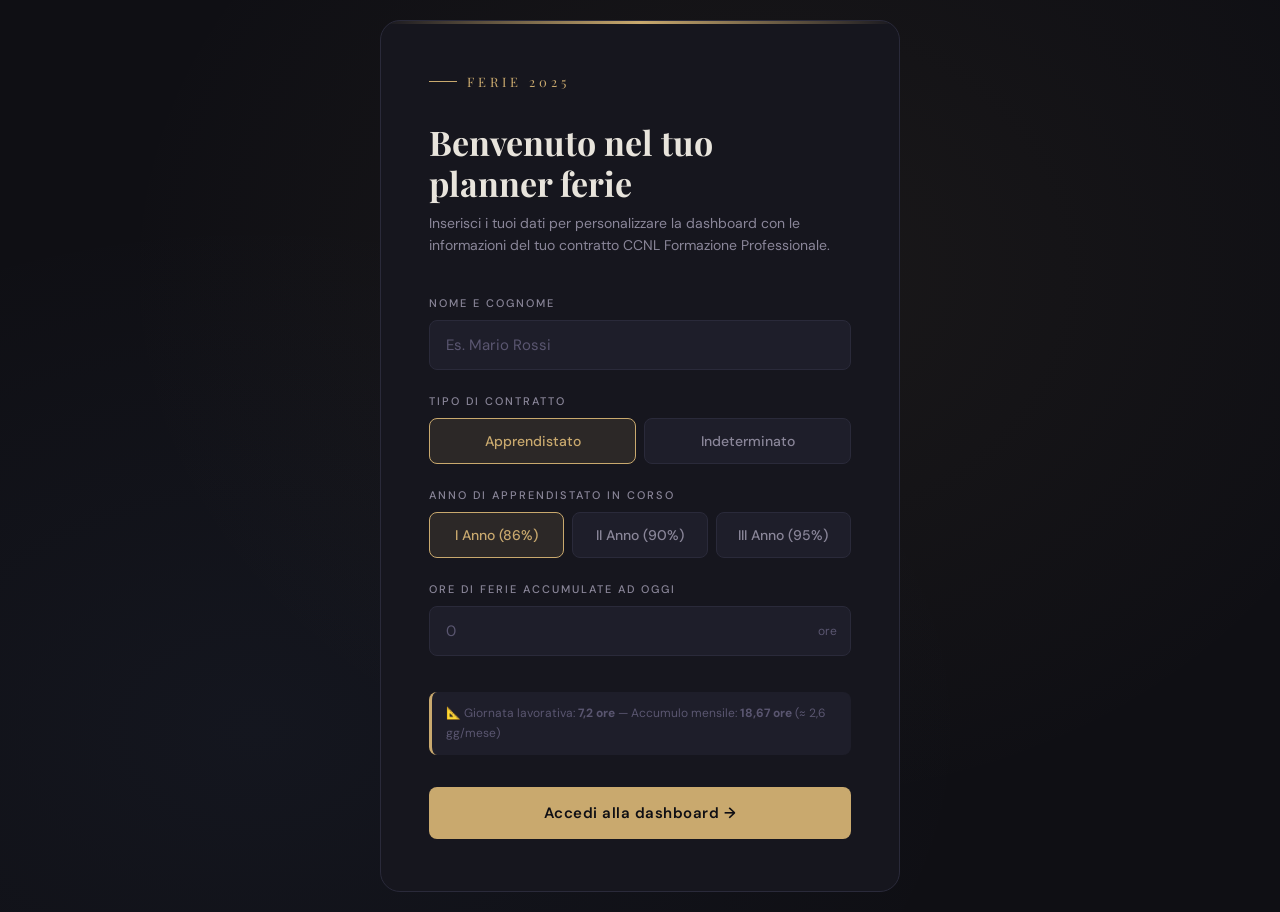
<file: index.html>
<!DOCTYPE html>
<html lang="it">
<head>
<meta charset="UTF-8">
<meta name="viewport" content="width=device-width, initial-scale=1.0">
<title>Ferie & Contratto Dashboard</title>
<link href="https://fonts.googleapis.com/css2?family=Playfair+Display:wght@400;600;700&family=DM+Sans:wght@300;400;500;600&display=swap" rel="stylesheet">
<style>
  :root {
    --bg:#0f0f14; --bg2:#16161e; --bg3:#1e1e2a; --border:#2a2a3a;
    --accent:#c9a96e; --accent2:#e8c98a; --accent-soft:rgba(201,169,110,0.12);
    --text:#e8e4dc; --text-dim:#8a8699; --text-muted:#5a5670;
    --green:#5ec98a; --green-soft:rgba(94,201,138,0.12);
    --red:#e87070; --red-soft:rgba(232,112,112,0.12);
    --blue:#7099e8; --blue-soft:rgba(112,153,232,0.12);
    --purple:#a07ae8; --purple-soft:rgba(160,122,232,0.12);
    --radius:14px; --radius-sm:8px;
  }
  *{margin:0;padding:0;box-sizing:border-box}
  body{font-family:'DM Sans',sans-serif;background:var(--bg);color:var(--text);min-height:100vh;overflow-x:hidden}

  /* ── ONBOARDING ── */
  #onboarding{min-height:100vh;display:flex;align-items:center;justify-content:center;padding:20px;
    background:radial-gradient(ellipse at 60% 30%,rgba(201,169,110,.06) 0%,transparent 60%),
               radial-gradient(ellipse at 20% 80%,rgba(112,153,232,.05) 0%,transparent 50%),var(--bg)}
  .onboard-card{background:var(--bg2);border:1px solid var(--border);border-radius:20px;padding:52px 48px;max-width:520px;width:100%;position:relative;overflow:hidden}
  .onboard-card::before{content:'';position:absolute;top:0;left:0;right:0;height:3px;background:linear-gradient(90deg,transparent,var(--accent),transparent)}
  .onboard-logo{font-family:'Playfair Display',serif;font-size:13px;letter-spacing:4px;text-transform:uppercase;color:var(--accent);margin-bottom:32px;display:flex;align-items:center;gap:10px}
  .onboard-logo::before{content:'';display:block;width:28px;height:1px;background:var(--accent)}
  .onboard-title{font-family:'Playfair Display',serif;font-size:34px;font-weight:700;line-height:1.2;margin-bottom:8px}
  .onboard-sub{font-size:14px;color:var(--text-dim);margin-bottom:40px;line-height:1.6}
  .form-group{margin-bottom:24px}
  .form-label{display:block;font-size:11px;letter-spacing:2px;text-transform:uppercase;color:var(--text-dim);margin-bottom:10px;font-weight:500}
  .form-input{width:100%;background:var(--bg3);border:1px solid var(--border);border-radius:var(--radius-sm);padding:14px 16px;color:var(--text);font-family:'DM Sans',sans-serif;font-size:15px;transition:all .2s;outline:none}
  .form-input:focus{border-color:var(--accent);box-shadow:0 0 0 3px rgba(201,169,110,.12)}
  .form-input::placeholder{color:var(--text-muted)}
  .toggle-group{display:grid;grid-template-columns:1fr 1fr;gap:8px}
  .toggle-btn{background:var(--bg3);border:1px solid var(--border);border-radius:var(--radius-sm);padding:13px;color:var(--text-dim);font-family:'DM Sans',sans-serif;font-size:14px;font-weight:500;cursor:pointer;transition:all .2s;text-align:center}
  .toggle-btn.active{background:var(--accent-soft);border-color:var(--accent);color:var(--accent)}
  .input-with-hint{position:relative}
  .input-hint{position:absolute;right:14px;top:50%;transform:translateY(-50%);font-size:12px;color:var(--text-muted);pointer-events:none}
  .input-converted{margin-top:8px;font-size:13px;color:var(--accent);min-height:18px}
  .submit-btn{width:100%;background:var(--accent);color:#0f0f14;border:none;border-radius:var(--radius-sm);padding:16px;font-family:'DM Sans',sans-serif;font-size:15px;font-weight:600;cursor:pointer;letter-spacing:.5px;margin-top:8px;transition:all .2s}
  .submit-btn:hover{background:var(--accent2);transform:translateY(-1px);box-shadow:0 6px 20px rgba(201,169,110,.25)}
  .info-note{font-size:12px;color:var(--text-muted);padding:12px 14px;background:var(--bg3);border-radius:var(--radius-sm);border-left:3px solid var(--accent);line-height:1.6}

  /* ── DASHBOARD ── */
  #dashboard{display:none}
  .header{background:var(--bg2);border-bottom:1px solid var(--border);padding:18px 32px;display:flex;align-items:center;justify-content:space-between;position:sticky;top:0;z-index:100}
  .header-left{display:flex;align-items:center;gap:20px}
  .header-logo{font-family:'Playfair Display',serif;font-size:20px;font-weight:700;color:var(--accent)}
  .header-sep{width:1px;height:24px;background:var(--border)}
  .header-name{font-size:14px;color:var(--text-dim)}
  .header-name span{color:var(--text);font-weight:500}
  .header-badge{font-size:11px;padding:4px 10px;border-radius:20px;background:var(--accent-soft);color:var(--accent);border:1px solid rgba(201,169,110,.2);letter-spacing:.5px;font-weight:500}
  .reset-btn{background:transparent;border:1px solid var(--border);border-radius:var(--radius-sm);color:var(--text-dim);font-family:'DM Sans',sans-serif;font-size:12px;padding:7px 14px;cursor:pointer;transition:all .2s}
  .reset-btn:hover{border-color:var(--accent);color:var(--accent)}

  /* ── TABS ── */
  .tabs-bar{display:flex;gap:4px;padding:16px 32px 0;border-bottom:1px solid var(--border);background:var(--bg2)}
  .tab-btn{background:transparent;border:none;border-bottom:2px solid transparent;padding:10px 20px 12px;color:var(--text-muted);font-family:'DM Sans',sans-serif;font-size:14px;font-weight:500;cursor:pointer;transition:all .2s;margin-bottom:-1px}
  .tab-btn:hover{color:var(--text-dim)}
  .tab-btn.active{color:var(--accent);border-bottom-color:var(--accent)}
  .tab-content{display:none}
  .tab-content.active{display:block}
  .main{padding:32px;max-width:1300px;margin:0 auto}

  /* ── STAT CARDS ── */
  .stats-grid{display:grid;grid-template-columns:repeat(4,1fr);gap:16px;margin-bottom:28px}
  @media(max-width:900px){.stats-grid{grid-template-columns:repeat(2,1fr)}}
  .stat-card{background:var(--bg2);border:1px solid var(--border);border-radius:var(--radius);padding:24px;position:relative;overflow:hidden;animation:fadeUp .4s ease both}
  .stat-card:nth-child(1){animation-delay:.05s}.stat-card:nth-child(2){animation-delay:.1s}
  .stat-card:nth-child(3){animation-delay:.15s}.stat-card:nth-child(4){animation-delay:.2s}
  .stat-card::after{content:'';position:absolute;bottom:0;left:0;right:0;height:2px;border-radius:0 0 var(--radius) var(--radius)}
  .stat-card.gold::after{background:linear-gradient(90deg,transparent,var(--accent),transparent)}
  .stat-card.green::after{background:linear-gradient(90deg,transparent,var(--green),transparent)}
  .stat-card.blue::after{background:linear-gradient(90deg,transparent,var(--blue),transparent)}
  .stat-card.red::after{background:linear-gradient(90deg,transparent,var(--red),transparent)}
  .stat-label{font-size:10px;letter-spacing:2.5px;text-transform:uppercase;color:var(--text-muted);margin-bottom:12px;font-weight:500}
  .stat-value{font-family:'Playfair Display',serif;font-size:36px;font-weight:700;line-height:1;margin-bottom:4px}
  .stat-card.gold .stat-value{color:var(--accent)}.stat-card.green .stat-value{color:var(--green)}
  .stat-card.blue .stat-value{color:var(--blue)}.stat-card.red .stat-value{color:var(--red)}
  .stat-sub{font-size:12px;color:var(--text-muted)}

  /* ── LAYOUT ── */
  .content-grid{display:grid;grid-template-columns:1fr 360px;gap:20px;align-items:start}
  @media(max-width:1100px){.content-grid{grid-template-columns:1fr}}

  /* ── SECTION ── */
  .section{background:var(--bg2);border:1px solid var(--border);border-radius:var(--radius);overflow:hidden;margin-bottom:20px}
  .section-header{padding:20px 24px 16px;border-bottom:1px solid var(--border);display:flex;align-items:center;justify-content:space-between}
  .section-title{font-family:'Playfair Display',serif;font-size:18px;font-weight:600;display:flex;align-items:center;gap:10px}
  .section-title .icon{width:30px;height:30px;border-radius:8px;display:flex;align-items:center;justify-content:center;font-size:14px}
  .section-body{padding:20px 24px}

  /* ── MONTHS ── */
  .months-list{display:flex;flex-direction:column;gap:12px}
  .month-row{background:var(--bg3);border:1px solid var(--border);border-radius:var(--radius-sm);padding:16px 18px;display:grid;grid-template-columns:100px 1fr auto auto;align-items:center;gap:16px;transition:border-color .2s}
  .month-row:hover{border-color:rgba(201,169,110,.3)}
  .month-row-current{border-color:rgba(201,169,110,.4)!important;background:rgba(201,169,110,.04)!important}
  .month-name{font-size:14px;font-weight:600}
  .month-name .year{color:var(--text-muted);font-weight:400;font-size:12px}
  .days-controls{display:flex;align-items:center;gap:6px}
  .day-btn{width:28px;height:28px;border-radius:6px;border:1px solid var(--border);background:var(--bg2);color:var(--text-dim);font-size:16px;cursor:pointer;transition:all .15s;display:flex;align-items:center;justify-content:center}
  .day-btn:hover{border-color:var(--accent);color:var(--accent)}
  .days-taken{font-family:'Playfair Display',serif;font-size:22px;font-weight:700;color:var(--accent);min-width:40px;text-align:center}
  .days-label{font-size:11px;color:var(--text-muted)}
  .month-accrued{text-align:right;font-size:12px;color:var(--text-dim)}
  .month-accrued .val{color:var(--green);font-weight:600}
  .month-balance{text-align:right;font-size:12px}
  .month-balance .val{font-weight:600;font-size:14px}
  .progress-bar{height:6px;background:var(--bg3);border-radius:99px;overflow:hidden;margin-top:12px}
  .progress-fill{height:100%;border-radius:99px;transition:width .4s ease}

  /* ── TIMELINE ── */
  .timeline{position:relative;padding:4px 0}
  .timeline::before{content:'';position:absolute;left:14px;top:0;bottom:0;width:1px;background:linear-gradient(to bottom,transparent,var(--border) 10%,var(--border) 90%,transparent)}
  .timeline-item{display:flex;gap:20px;align-items:flex-start;padding:12px 0;position:relative}
  .timeline-dot{width:28px;height:28px;border-radius:50%;display:flex;align-items:center;justify-content:center;font-size:13px;flex-shrink:0;position:relative;z-index:1;border:2px solid;background:var(--bg2)}
  .timeline-item.past .timeline-dot{border-color:var(--text-muted);color:var(--text-muted);background:var(--bg3)}
  .timeline-item.future .timeline-dot{border-color:var(--accent);color:var(--accent)}
  .timeline-item.soon .timeline-dot{border-color:var(--green);color:var(--green)}
  .timeline-content{flex:1;padding-top:4px}
  .timeline-title{font-size:14px;font-weight:600;margin-bottom:3px}
  .timeline-date{font-size:12px;color:var(--text-muted)}
  .timeline-tag{display:inline-block;font-size:10px;padding:3px 8px;border-radius:20px;margin-top:4px;font-weight:500;letter-spacing:.5px;text-transform:uppercase}
  .tag-chiusura{background:var(--red-soft);color:var(--red);border:1px solid rgba(232,112,112,.2)}
  .tag-ponte{background:var(--blue-soft);color:var(--blue);border:1px solid rgba(112,153,232,.2)}
  .tag-festivita{background:var(--green-soft);color:var(--green);border:1px solid rgba(94,201,138,.2)}

  /* ── DONUT ── */
  .ps-arc-wrap{display:flex;justify-content:center;margin-bottom:20px}
  .ps-donut{position:relative;width:140px;height:140px}
  .ps-donut svg{transform:rotate(-90deg)}
  .ps-center{position:absolute;inset:0;display:flex;flex-direction:column;align-items:center;justify-content:center}
  .ps-pct{font-family:'Playfair Display',serif;font-size:28px;font-weight:700;color:var(--accent);line-height:1}
  .ps-pct-label{font-size:10px;color:var(--text-muted);margin-top:2px}
  .ps-rows{display:flex;flex-direction:column;gap:12px}
  .ps-row{display:flex;justify-content:space-between;align-items:center;padding:10px 14px;background:var(--bg3);border-radius:var(--radius-sm);border:1px solid var(--border)}
  .ps-row-label{font-size:13px;color:var(--text-dim)}
  .ps-row-val{font-size:14px;font-weight:600}
  .ps-row-val.positive{color:var(--green)}.ps-row-val.negative{color:var(--red)}.ps-row-val.accent{color:var(--accent)}
  .divider{height:1px;background:var(--border);margin:8px 0}

  /* ── TAB 2 SHARED ── */
  .t2-grid{display:grid;grid-template-columns:1fr 1fr;gap:20px;margin-bottom:20px}
  @media(max-width:900px){.t2-grid{grid-template-columns:1fr}}
  .t2-grid-3{display:grid;grid-template-columns:repeat(3,1fr);gap:16px;margin-bottom:20px}
  @media(max-width:900px){.t2-grid-3{grid-template-columns:1fr}}

  /* ── SALARY CARDS ── */
  .salary-card{background:var(--bg2);border:1px solid var(--border);border-radius:var(--radius);padding:24px;position:relative;overflow:hidden;transition:border-color .2s}
  .salary-card.active-year{border-color:var(--accent);background:rgba(201,169,110,.04)}
  .salary-card::before{content:'';position:absolute;top:0;left:0;right:0;height:3px}
  .salary-card.y1::before{background:linear-gradient(90deg,transparent,var(--red),transparent)}
  .salary-card.y2::before{background:linear-gradient(90deg,transparent,var(--accent),transparent)}
  .salary-card.y3::before{background:linear-gradient(90deg,transparent,var(--green),transparent)}
  .sc-year-label{font-size:10px;letter-spacing:2px;text-transform:uppercase;color:var(--text-muted);margin-bottom:6px}
  .sc-period{font-size:12px;color:var(--text-dim);margin-bottom:16px}
  .sc-pct-badge{font-family:'Playfair Display',serif;font-size:32px;font-weight:700;margin-bottom:4px;display:block}
  .salary-card.y1 .sc-pct-badge{color:var(--red)}
  .salary-card.y2 .sc-pct-badge{color:var(--accent)}
  .salary-card.y3 .sc-pct-badge{color:var(--green)}
  .sc-pct-sub{font-size:12px;color:var(--text-muted);margin-bottom:16px}
  .sc-divider{height:1px;background:var(--border);margin:12px 0}
  .sc-row{display:flex;justify-content:space-between;align-items:center;margin-bottom:8px}
  .sc-row-label{font-size:12px;color:var(--text-dim)}
  .sc-row-val.lordo{color:var(--text)}
  .sc-row-val.netto{color:var(--green)}
  .sc-row-val.tredicesima{color:var(--blue)}
  .sc-row-val.tfr{color:var(--purple)}
  .active-badge{position:absolute;top:14px;right:14px;font-size:10px;padding:3px 8px;border-radius:20px;background:var(--accent-soft);color:var(--accent);border:1px solid rgba(201,169,110,.3);font-weight:600;letter-spacing:.5px}

  /* ── PERMESSI ── */
  .permessi-list{display:flex;flex-direction:column;gap:10px}
  .perm-row{display:grid;grid-template-columns:40px 1fr auto;gap:14px;align-items:start;padding:14px 16px;background:var(--bg3);border:1px solid var(--border);border-radius:var(--radius-sm);transition:border-color .2s}
  .perm-row:hover{border-color:rgba(201,169,110,.25)}
  .perm-icon{width:38px;height:38px;border-radius:8px;display:flex;align-items:center;justify-content:center;font-size:18px;flex-shrink:0}
  .perm-title{font-size:14px;font-weight:600;margin-bottom:3px}
  .perm-desc{font-size:12px;color:var(--text-dim);line-height:1.5}
  .perm-qty{text-align:right;flex-shrink:0;min-width:60px}
  .perm-qty-val{font-family:'Playfair Display',serif;font-size:22px;font-weight:700;line-height:1}
  .perm-qty-unit{font-size:10px;color:var(--text-muted)}

  /* ── PROGRESS CONTRACT ── */
  .progress-contract{height:8px;background:var(--bg3);border-radius:99px;overflow:hidden;margin-top:8px}
  .progress-contract-fill{height:100%;border-radius:99px;background:linear-gradient(90deg,var(--accent),var(--green));transition:width .8s ease}
  .ci-row{display:flex;flex-direction:column;gap:3px;padding:12px 14px;background:var(--bg3);border-radius:var(--radius-sm);border:1px solid var(--border)}
  .ci-label{font-size:10px;letter-spacing:1.5px;text-transform:uppercase;color:var(--text-muted);font-weight:500}
  .ci-val{font-size:14px;font-weight:600}

  /* ── INDET SPECIFIC ── */
  .indet-info-grid{display:grid;grid-template-columns:repeat(3,1fr);gap:16px;margin-bottom:20px}
  @media(max-width:900px){.indet-info-grid{grid-template-columns:1fr}}
  .indet-card{background:var(--bg2);border:1px solid var(--border);border-radius:var(--radius);padding:22px;position:relative;overflow:hidden}
  .indet-card::before{content:'';position:absolute;top:0;left:0;right:0;height:3px}
  .indet-card.ic-gold::before{background:linear-gradient(90deg,transparent,var(--accent),transparent)}
  .indet-card.ic-blue::before{background:linear-gradient(90deg,transparent,var(--blue),transparent)}
  .indet-card.ic-green::before{background:linear-gradient(90deg,transparent,var(--green),transparent)}
  .indet-card.ic-purple::before{background:linear-gradient(90deg,transparent,var(--purple),transparent)}
  .ic-label{font-size:10px;letter-spacing:2px;text-transform:uppercase;color:var(--text-muted);margin-bottom:8px}
  .ic-value{font-family:'Playfair Display',serif;font-size:28px;font-weight:700;line-height:1;margin-bottom:4px}
  .ic-sub{font-size:12px;color:var(--text-dim)}

  @keyframes fadeUp{from{opacity:0;transform:translateY(16px)}to{opacity:1;transform:translateY(0)}}
  ::-webkit-scrollbar{width:6px}::-webkit-scrollbar-track{background:var(--bg)}::-webkit-scrollbar-thumb{background:var(--border);border-radius:99px}

  /* ══════════════════════════════════════════
     RESPONSIVE MOBILE (≤ 600px)
  ══════════════════════════════════════════ */
  @media(max-width:600px){

    /* Onboarding */
    .onboard-card{padding:32px 20px}
    .onboard-title{font-size:26px}
    .onboard-sub{margin-bottom:28px}
    /* Anno apprendistato: impila su mobile */
    .toggle-group[style*="1fr 1fr 1fr"]{grid-template-columns:1fr!important}

    /* Header: compatto, mostra logo + badge */
    .header{padding:10px 16px}
    .header-left{gap:8px}
    .header-logo{font-size:16px}
    .header-sep{display:none}
    .header-name{display:none}
    .header-badge{display:inline-block;font-size:10px;padding:3px 8px}
    .reset-btn{font-size:11px;padding:5px 10px}

    /* Tabs */
    .tabs-bar{padding:12px 16px 0;gap:2px}
    .tab-btn{padding:8px 12px 10px;font-size:12px}

    /* Main padding */
    .main{padding:16px}

    /* Stat cards: 2 colonne su mobile */
    .stats-grid{grid-template-columns:repeat(2,1fr);gap:10px;margin-bottom:16px}
    .stat-card{padding:16px 14px}
    .stat-value{font-size:28px}
    .stat-label{font-size:9px;letter-spacing:1.5px;margin-bottom:8px}

    /* Section */
    .section-header{padding:14px 16px 12px}
    .section-title{font-size:15px!important}
    .section-body{padding:14px 16px}

    /* Month rows: layout a 2 colonne, saldo visibile */
    .month-row{
      grid-template-columns:1fr 1fr;
      grid-template-rows:auto auto;
      gap:8px 12px;
      padding:12px 14px;
    }
    .month-name{grid-column:1;grid-row:1;align-self:center}
    .month-accrued{grid-column:2;grid-row:1;text-align:right;align-self:center}
    .month-row > div:nth-child(2){grid-column:1 / -1;grid-row:2}
    .month-balance{grid-column:1 / -1;grid-row:3;display:flex;justify-content:flex-end;align-items:center;gap:6px;padding-top:2px}
    .month-balance::before{content:'Saldo fine mese:';font-size:10px;color:var(--text-muted)}
    .month-balance .val{font-size:13px}

    /* Mostra saldo inline nei controlli */
    .days-controls{flex-wrap:wrap;gap:6px}
    .days-taken{font-size:20px}

    /* Timeline */
    .timeline-item{gap:12px}
    .timeline-content{overflow:hidden}
    .timeline-title{font-size:13px}

    /* Donut: centra e riduce */
    .ps-arc-wrap{margin-bottom:14px}
    .ps-donut{width:120px;height:120px}
    .ps-donut svg{width:120px;height:120px}
    .ps-pct{font-size:22px}

    /* Permessi: nasconde colonna quantità su mobile molto stretto */
    .perm-row{grid-template-columns:36px 1fr auto;gap:10px;padding:12px 12px}
    .perm-title{font-size:13px}
    .perm-desc{font-size:11px}
    .perm-qty-val{font-size:18px}

    /* Salary cards: 1 colonna */
    .t2-grid-3{grid-template-columns:1fr!important}
    .t2-grid{grid-template-columns:1fr!important}
    .salary-card{padding:18px 16px}
    .active-badge{font-size:9px;padding:2px 7px;top:10px;right:10px}

    /* CI rows a schermo pieno */
    .ci-row{padding:10px 12px}
    .ci-val{font-size:13px}

    /* PS rows */
    .ps-row{padding:8px 12px}
    .ps-row-label{font-size:12px}
    .ps-row-val{font-size:13px}

    /* Info note */
    .info-note{font-size:11px;padding:10px 12px}

    /* Tabella livelli: scroll orizzontale */
    #indet-table{min-width:500px}

    /* Progressione label width */
    #progressione-bars span[style*="min-width"]{min-width:60px!important;font-size:11px!important}

    /* Section title font */
    .section-title{font-size:14px!important}
  }

  /* ══════════════════════════════════════════
     TABLET (601px – 900px)
  ══════════════════════════════════════════ */
  @media(min-width:601px) and (max-width:900px){

    .onboard-card{padding:40px 32px}
    .header{padding:14px 20px}
    .main{padding:20px}

    .stats-grid{grid-template-columns:repeat(2,1fr)}
    .content-grid{grid-template-columns:1fr}

    .month-row{grid-template-columns:90px 1fr auto auto;gap:12px}

    .t2-grid-3{grid-template-columns:1fr}
    .t2-grid{grid-template-columns:1fr}

    .tabs-bar{padding:12px 20px 0}
  }

  /* ══════════════════════════════════════════
     TOUCH: pulsanti più grandi
  ══════════════════════════════════════════ */
  @media(hover:none) and (pointer:coarse){
    .day-btn{width:36px;height:36px;font-size:18px}
    .toggle-btn{padding:15px}
    .tab-btn{padding:12px 16px 14px}
    .reset-btn{padding:10px 16px}
  }
</style>
</head>
<body>

<!-- ──────────── ONBOARDING ──────────── -->
<div id="onboarding">
  <div class="onboard-card">
    <div class="onboard-logo">Ferie 2025</div>
    <h1 class="onboard-title">Benvenuto nel tuo<br>planner ferie</h1>
    <p class="onboard-sub">Inserisci i tuoi dati per personalizzare la dashboard con le informazioni del tuo contratto CCNL Formazione Professionale.</p>
    <div class="form-group">
      <label class="form-label">Nome e Cognome</label>
      <input class="form-input" id="inp-name" type="text" placeholder="Es. Mario Rossi" />
    </div>
    <div class="form-group">
      <label class="form-label">Tipo di contratto</label>
      <div class="toggle-group">
        <button class="toggle-btn active" id="btn-appr" onclick="selectContract('apprendistato')">Apprendistato</button>
        <button class="toggle-btn" id="btn-indet" onclick="selectContract('indeterminato')">Indeterminato</button>
      </div>
    </div>
    <div class="form-group" id="appr-level-group">
      <label class="form-label">Anno di apprendistato in corso</label>
      <div class="toggle-group" style="grid-template-columns:1fr 1fr 1fr">
        <button class="toggle-btn active" id="btn-y1" onclick="selectYear(1)">I Anno (86%)</button>
        <button class="toggle-btn" id="btn-y2" onclick="selectYear(2)">II Anno (90%)</button>
        <button class="toggle-btn" id="btn-y3" onclick="selectYear(3)">III Anno (95%)</button>
      </div>
    </div>
    <div class="form-group">
      <label class="form-label">Ore di ferie accumulate ad oggi</label>
      <div class="input-with-hint">
        <input class="form-input" id="inp-hours" type="number" min="0" step="0.5" placeholder="0" oninput="updateConversion()" />
        <span class="input-hint">ore</span>
      </div>
      <div class="input-converted" id="conv-display"></div>
      <div class="info-note" style="margin-top:10px">📐 Giornata lavorativa: <strong>7,2 ore</strong> — Accumulo mensile: <strong>18,67 ore</strong> (≈ 2,6 gg/mese)</div>
    </div>
    <button class="submit-btn" onclick="startDashboard()">Accedi alla dashboard →</button>
  </div>
</div>

<!-- ──────────── DASHBOARD ──────────── -->
<div id="dashboard">
  <header class="header">
    <div class="header-left">
      <div class="header-logo">✦ Ferie</div>
      <div class="header-sep" style="width:1px;height:24px;background:var(--border)"></div>
      <div class="header-name">Ciao, <span id="hdr-name">—</span></div>
      <span class="header-badge" id="hdr-contract">—</span>
    </div>
    <button class="reset-btn" onclick="resetApp()">↩ Ricomincia</button>
  </header>

  <div class="tabs-bar">
    <button class="tab-btn active" onclick="switchTab('ferie')" id="tab-ferie">📅 Ferie &amp; Pianificazione</button>
    <button class="tab-btn" onclick="switchTab('contratto')" id="tab-contratto">💼 Contratto &amp; Permessi</button>
  </div>

  <!-- ═══════════ TAB 1 FERIE ═══════════ -->
  <div id="content-ferie" class="tab-content active">
    <main class="main">
      <div class="stats-grid">
        <div class="stat-card gold"><div class="stat-label">Saldo attuale</div><div class="stat-value" id="stat-balance">0</div><div class="stat-sub">giorni disponibili</div></div>
        <div class="stat-card green"><div class="stat-label">Accumulerai entro dic.</div><div class="stat-value" id="stat-future">0</div><div class="stat-sub">giorni da oggi a dicembre</div></div>
        <div class="stat-card blue"><div class="stat-label">Ferie pianificate</div><div class="stat-value" id="stat-planned">0</div><div class="stat-sub">giorni segnati</div></div>
        <div class="stat-card red"><div class="stat-label">Saldo a fine anno</div><div class="stat-value" id="stat-eoy">0</div><div class="stat-sub">giorni stimati</div></div>
      </div>
      <div class="content-grid">
        <div>
          <div class="section">
            <div class="section-header"><div class="section-title"><span class="icon" style="background:var(--accent-soft);color:var(--accent)">📅</span>Pianificazione mensile</div></div>
            <div class="section-body"><div class="months-list" id="months-list"></div></div>
          </div>
          <div class="section">
            <div class="section-header"><div class="section-title"><span class="icon" style="background:var(--red-soft);color:var(--red)">🏢</span>Chiusure aziendali</div></div>
            <div class="section-body"><div class="timeline" id="timeline"></div></div>
          </div>
        </div>
        <div>
          <div class="section">
            <div class="section-header"><div class="section-title" style="font-size:15px"><span class="icon" style="background:var(--blue-soft);color:var(--blue)">📊</span>Riepilogo</div></div>
            <div style="padding:20px 24px">
              <div class="ps-arc-wrap">
                <div class="ps-donut">
                  <svg width="140" height="140" viewBox="0 0 140 140">
                    <circle cx="70" cy="70" r="52" fill="none" stroke="var(--border)" stroke-width="12"/>
                    <circle id="donut-fill" cx="70" cy="70" r="52" fill="none" stroke="var(--accent)" stroke-width="12" stroke-linecap="round" stroke-dasharray="326.7" stroke-dashoffset="326.7" style="transition:stroke-dashoffset .6s ease"/>
                  </svg>
                  <div class="ps-center"><div class="ps-pct" id="donut-pct">0%</div><div class="ps-pct-label">usate</div></div>
                </div>
              </div>
              <div class="ps-rows">
                <div class="ps-row"><span class="ps-row-label">Ferie iniziali</span><span class="ps-row-val accent" id="ps-initial">0 gg</span></div>
                <div class="ps-row"><span class="ps-row-label">Accumulo residuo</span><span class="ps-row-val positive" id="ps-future">+0 gg</span></div>
                <div class="ps-row"><span class="ps-row-label">Ferie pianificate</span><span class="ps-row-val negative" id="ps-used">−0 gg</span></div>
                <div class="divider"></div>
                <div class="ps-row"><span class="ps-row-label">Saldo fine anno</span><span class="ps-row-val" id="ps-eoy">0 gg</span></div>
              </div>
            </div>
          </div>
          <div class="section">
            <div class="section-header"><div class="section-title" style="font-size:15px"><span class="icon" style="background:var(--green-soft);color:var(--green)">📈</span>Evoluzione annuale</div></div>
            <div style="padding:20px 24px;display:flex;flex-direction:column;gap:8px" id="year-strip"></div>
          </div>
        </div>
      </div>
    </main>
  </div>

  <!-- ═══════════ TAB 2 CONTRATTO ═══════════ -->
  <div id="content-contratto" class="tab-content">
    <main class="main">

      <!-- ── SEZIONE APPRENDISTATO ── -->
      <div id="section-apprendistato">

        <!-- Retribuzione fasce -->
        <div style="display:flex;align-items:center;gap:12px;margin-bottom:16px;flex-wrap:wrap">
          <div style="font-family:'Playfair Display',serif;font-size:22px;font-weight:700">Retribuzione per fasce</div>
          <div style="font-size:12px;color:var(--text-muted);padding:4px 12px;background:var(--bg3);border-radius:20px;border:1px solid var(--border)">CCNL FP · V Livello · 13 mensilità</div>
        </div>

        <div class="info-note" style="margin-bottom:20px">
          💡 <strong>Come leggere i valori:</strong> Il lordo mensile è calcolato sulla paga base tabellare del V livello (€2.057,63) in proporzione alla fascia. Il netto è <strong>stimato sulla base della busta paga reale</strong> usando le aliquote effettive: contributi INPS lavoratore 5,84% + FIS 0,27% + CIGS 0,30% su base €1.770, IRPEF progressiva, detrazioni da lavoro dipendente e ulteriore detrazione L.207/2024. I valori netti sono indicativi — il cedolino può variare per addizionali comunali, ticket, TFR e altri istituti.
        </div>

        <div class="t2-grid-3" id="salary-cards"></div>

        <!-- Confronto annuale -->
        <div class="section">
          <div class="section-header"><div class="section-title" style="font-size:16px"><span class="icon" style="background:var(--green-soft);color:var(--green)">💰</span>Confronto annuale lordo / netto</div></div>
          <div class="section-body"><div id="salary-comparison" style="display:flex;flex-direction:column;gap:10px"></div></div>
        </div>

        <!-- Dettaglio busta paga -->
        <div class="section">
          <div class="section-header"><div class="section-title" style="font-size:16px"><span class="icon" style="background:var(--blue-soft);color:var(--blue)">🧾</span>Dettaglio trattenute mensili — fascia attiva</div></div>
          <div class="section-body">
            <div style="display:grid;grid-template-columns:repeat(auto-fit,minmax(220px,1fr));gap:10px;margin-bottom:12px" id="busta-detail"></div>
            <div class="info-note" id="busta-note"></div>
          </div>
        </div>

        <!-- Info apprendistato CCNL -->
        <div class="section">
          <div class="section-header"><div class="section-title" style="font-size:16px"><span class="icon" style="background:var(--purple-soft);color:var(--purple)">🎓</span>Norme apprendistato — All. 2 CCNL FP</div></div>
          <div class="section-body">
            <div style="display:grid;grid-template-columns:repeat(auto-fit,minmax(220px,1fr));gap:10px;margin-bottom:16px">
              <div class="ci-row"><span class="ci-label">Durata contratto formativo</span><span class="ci-val">36 mesi (V livello)</span></div>
              <div class="ci-row"><span class="ci-label">Formazione esterna annua</span><span class="ci-val">140 ore — retribuite al 100%</span></div>
              <div class="ci-row"><span class="ci-label">Strutture formazione esterna</span><span class="ci-val">Accreditate D.Lgs 166/2001</span></div>
              <div class="ci-row"><span class="ci-label">Periodo di prova</span><span class="ci-val">3 mesi — recesso senza indennità</span></div>
              <div class="ci-row"><span class="ci-label">Preavviso recesso</span><span class="ci-val">45 giorni — atto scritto (All. 9)</span></div>
              <div class="ci-row"><span class="ci-label">Al termine dei 36 mesi</span><span class="ci-val">Trasformazione in tempo indeterminato con anzianità dalla data assunzione</span></div>
            </div>
            <div class="info-note">📌 Il datore di lavoro è obbligato a concedere i permessi per la formazione esterna senza trattenute sulla retribuzione (All. 2 lett. E CCNL). L'attività del tutor aziendale è considerata docenza a tutti gli effetti.</div>
          </div>
        </div>

      </div><!-- /section-apprendistato -->

      <!-- ── SEZIONE INDETERMINATO ── -->
      <div id="section-indeterminato" style="display:none">

        <div style="display:flex;align-items:center;gap:12px;margin-bottom:16px;flex-wrap:wrap">
          <div style="font-family:'Playfair Display',serif;font-size:22px;font-weight:700">Inquadramento e retribuzione</div>
          <div style="font-size:12px;color:var(--text-muted);padding:4px 12px;background:var(--bg3);border-radius:20px;border:1px solid var(--border)">CCNL FP · Tempo indeterminato</div>
        </div>

        <div class="info-note" style="margin-bottom:20px">
          💡 Con il contratto a tempo indeterminato percepisci la <strong>retribuzione piena (100%)</strong> del livello di inquadramento senza alcuna progressione obbligatoria. Eventuali aumenti avvengono tramite <strong>progressione economica orizzontale</strong> (art. 29 CCNL) per crediti maturati, o tramite passaggi di livello.
        </div>

        <!-- Card livelli -->
        <div class="section">
          <div class="section-header"><div class="section-title" style="font-size:16px"><span class="icon" style="background:var(--accent-soft);color:var(--accent)">📊</span>Struttura retributiva — Livelli CCNL FP</div></div>
          <div class="section-body">
            <div style="overflow-x:auto;-webkit-overflow-scrolling:touch">
              <table id="indet-table" style="width:100%;border-collapse:collapse;font-size:13px">
                <thead>
                  <tr style="border-bottom:1px solid var(--border)">
                    <th style="text-align:left;padding:10px 12px;font-size:10px;letter-spacing:1.5px;text-transform:uppercase;color:var(--text-muted);font-weight:500">Livello</th>
                    <th style="text-align:left;padding:10px 12px;font-size:10px;letter-spacing:1.5px;text-transform:uppercase;color:var(--text-muted);font-weight:500">Qualifica tipica</th>
                    <th style="text-align:right;padding:10px 12px;font-size:10px;letter-spacing:1.5px;text-transform:uppercase;color:var(--text-muted);font-weight:500">Paga base mensile</th>
                    <th style="text-align:right;padding:10px 12px;font-size:10px;letter-spacing:1.5px;text-transform:uppercase;color:var(--text-muted);font-weight:500">Lordo annuo ×13</th>
                  </tr>
                </thead>
                <tbody id="indet-table-body"></tbody>
              </table>
            </div>
            <div class="info-note" style="margin-top:16px">Valori di paga base da Tab. 1-bis CCNL (in vigore dal 01/01/2002 con adeguamenti). La retribuzione reale include anche indennità di contingenza (Tab. 2), retribuzione individuale di anzianità e progressione economica orizzontale (fino a 4 incrementi da €55/mese al V livello).</div>
          </div>
        </div>

        <!-- Progressione orizzontale -->
        <div class="section">
          <div class="section-header"><div class="section-title" style="font-size:16px"><span class="icon" style="background:var(--green-soft);color:var(--green)">📈</span>Progressione economica orizzontale — Art. 29 lett. D/E</div></div>
          <div class="section-body">
            <div style="display:grid;grid-template-columns:repeat(auto-fit,minmax(220px,1fr));gap:10px;margin-bottom:16px">
              <div class="ci-row"><span class="ci-label">Incremento per scatto (V livello)</span><span class="ci-val" style="color:var(--green)">+ €55,00 / mese</span></div>
              <div class="ci-row"><span class="ci-label">Numero massimo di scatti</span><span class="ci-val">4 scatti (= +€200/mese max)</span></div>
              <div class="ci-row"><span class="ci-label">Crediti per ogni scatto</span><span class="ci-val">10 crediti</span></div>
              <div class="ci-row"><span class="ci-label">Come maturare crediti</span><span class="ci-val">Attività in sedi diverse, rientri serali, aree operative differenti (≥100h)</span></div>
            </div>
            <div style="display:flex;flex-direction:column;gap:8px">
              <div style="font-size:11px;letter-spacing:1.5px;text-transform:uppercase;color:var(--text-muted);margin-bottom:4px">Scenario retributivo V livello con progressione (lordo mensile)</div>
              <div id="progressione-bars"></div>
            </div>
          </div>
        </div>

        <!-- Preavviso e cessazione -->
        <div class="section">
          <div class="section-header"><div class="section-title" style="font-size:16px"><span class="icon" style="background:var(--red-soft);color:var(--red)">📋</span>Cessazione del rapporto — Art. 61–65</div></div>
          <div class="section-body">
            <div style="display:grid;grid-template-columns:repeat(auto-fit,minmax(220px,1fr));gap:10px">
              <div class="ci-row"><span class="ci-label">Preavviso licenziamento</span><span class="ci-val">3 mesi</span></div>
              <div class="ci-row"><span class="ci-label">Preavviso dimissioni (I–IV liv.)</span><span class="ci-val">1 mese</span></div>
              <div class="ci-row"><span class="ci-label">Preavviso dimissioni (V–IX liv.)</span><span class="ci-val">3 mesi</span></div>
              <div class="ci-row"><span class="ci-label">TFR — liquidazione</span><span class="ci-val">Entro 60 gg dalla cessazione</span></div>
              <div class="ci-row"><span class="ci-label">Anticipazione TFR</span><span class="ci-val">Max 70% dopo 8 anni</span></div>
              <div class="ci-row"><span class="ci-label">Incompatibilità</span><span class="ci-val">Altro rapporto di lavoro dipendente (salvo part-time)</span></div>
            </div>
          </div>
        </div>

      </div><!-- /section-indeterminato -->

      <!-- ══ PERMESSI RETRIBUITI (comuni a entrambi i contratti) ══ -->
      <div class="section">
        <div class="section-header"><div class="section-title"><span class="icon" style="background:var(--purple-soft);color:var(--purple)">🗓️</span>Permessi retribuiti — Art. 47 CCNL FP</div></div>
        <div class="section-body">
          <div class="permessi-list">

            <div class="perm-row">
              <div class="perm-icon" style="background:var(--accent-soft);color:var(--accent)">🏖️</div>
              <div>
                <div class="perm-title">Ferie annuali</div>
                <div class="perm-desc">32 giorni lavorativi/anno, maturati in dodicesimi (mese intero = presenza effettiva ≥ 15 gg). Godimento concordato con l'ente, preferibilmente nei periodi di inattività formativa. Festività cadenti di domenica recuperate come riposo compensativo. Interruzione in caso di ricovero ospedaliero documentato.</div>
              </div>
              <div class="perm-qty"><div class="perm-qty-val" style="color:var(--accent)">32</div><div class="perm-qty-unit">gg/anno</div></div>
            </div>

            <div class="perm-row">
              <div class="perm-icon" style="background:var(--green-soft);color:var(--green)">📚</div>
              <div>
                <div class="perm-title">Esami / Concorsi pubblici</div>
                <div class="perm-desc">Permesso retribuito per i soli giorni di svolgimento delle prove. Concorsi pubblici o esami scolastici/universitari. Da documentare. Non riducono le ferie e valgono ai fini dell'anzianità di servizio.</div>
              </div>
              <div class="perm-qty"><div class="perm-qty-val" style="color:var(--green)">8</div><div class="perm-qty-unit">gg/anno</div></div>
            </div>

            <div class="perm-row">
              <div class="perm-icon" style="background:var(--red-soft);color:var(--red)">🕯️</div>
              <div>
                <div class="perm-title">Lutto familiare</div>
                <div class="perm-desc">Coniuge · Parenti entro il 2° grado (genitori, fratelli, nonni) · Affini entro il 1° grado (suoceri). Consecutivi per evento. Da documentare.</div>
              </div>
              <div class="perm-qty"><div class="perm-qty-val" style="color:var(--red)">3</div><div class="perm-qty-unit">gg/evento</div></div>
            </div>

            <div class="perm-row">
              <div class="perm-icon" style="background:var(--blue-soft);color:var(--blue)">👶</div>
              <div>
                <div class="perm-title">Motivi personali / familiari</div>
                <div class="perm-desc">Include la nascita di un figlio. Da documentare. Cumulabili nell'anno solare, non riducono le ferie, valgono ai fini dell'anzianità.</div>
              </div>
              <div class="perm-qty"><div class="perm-qty-val" style="color:var(--blue)">3</div><div class="perm-qty-unit">gg/anno</div></div>
            </div>

            <div class="perm-row">
              <div class="perm-icon" style="background:var(--purple-soft);color:var(--purple)">💒</div>
              <div>
                <div class="perm-title">Congedo matrimoniale</div>
                <div class="perm-desc">15 giorni di calendario consecutivi, non frazionabili. Non computabili come ferie né come preavviso. Retribuzione piena.</div>
              </div>
              <div class="perm-qty"><div class="perm-qty-val" style="color:var(--purple)">15</div><div class="perm-qty-unit">gg cal.</div></div>
            </div>

            <div class="perm-row">
              <div class="perm-icon" style="background:var(--green-soft);color:var(--green)">🏫</div>
              <div>
                <div class="perm-title">Diritto allo studio — Art. 59</div>
                <div class="perm-desc">Frequenza di corsi di istruzione primaria, secondaria, FP, universitari e monografici di qualificazione professionale. Max 1/5 del personale contemporaneamente. Da fruire una sola volta nella vigenza contrattuale.</div>
              </div>
              <div class="perm-qty"><div class="perm-qty-val" style="color:var(--green)">150</div><div class="perm-qty-unit">ore/anno</div></div>
            </div>

            <div class="perm-row">
              <div class="perm-icon" style="background:var(--accent-soft);color:var(--accent)">⏱️</div>
              <div>
                <div class="perm-title">Permessi brevi — Art. 49</div>
                <div class="perm-desc">A domanda, max metà orario giornaliero se turno ≥ 4 ore consecutive. Richiesta entro 1h dall'inizio turno. Ore da recuperare entro il mese successivo, altrimenti decurtazione proporzionale della retribuzione.</div>
              </div>
              <div class="perm-qty"><div class="perm-qty-val" style="color:var(--accent)">36</div><div class="perm-qty-unit">ore/anno</div></div>
            </div>

          </div>
        </div>
      </div>

      <!-- ══ TUTELE (comuni) ══ -->
      <div class="t2-grid">

        <div class="section">
          <div class="section-header"><div class="section-title" style="font-size:15px"><span class="icon" style="background:var(--red-soft);color:var(--red)">⏸️</span>Permessi non retribuiti — Art. 48</div></div>
          <div class="section-body" style="display:flex;flex-direction:column;gap:10px">
            <div class="ps-row"><span class="ps-row-label">Max per anno solare</span><span class="ps-row-val" style="color:var(--red)">30 gg</span></div>
            <div class="ps-row"><span class="ps-row-label">Condizione</span><span class="ps-row-val" style="font-size:12px;color:var(--text-dim)">Eccezionali motivi, compatibile con il servizio</span></div>
            <div class="ps-row"><span class="ps-row-label">Aspettativa non retribuita</span><span class="ps-row-val" style="color:var(--red)">Max 12 mesi</span></div>
            <div class="info-note">Aspettativa concessa dopo ≥ 3 anni di servizio, rinnovabile dopo altri 2 anni. Conservazione del posto e dei diritti acquisiti.</div>
          </div>
        </div>

        <div class="section">
          <div class="section-header"><div class="section-title" style="font-size:15px"><span class="icon" style="background:var(--blue-soft);color:var(--blue)">🤒</span>Malattia — Art. 53</div></div>
          <div class="section-body" style="display:flex;flex-direction:column;gap:10px">
            <div class="ps-row"><span class="ps-row-label">Conservazione del posto</span><span class="ps-row-val" style="color:var(--blue)">18 mesi</span></div>
            <div class="ps-row"><span class="ps-row-label">Primi 12 mesi</span><span class="ps-row-val positive">100% retribuzione</span></div>
            <div class="ps-row"><span class="ps-row-label">Ulteriori 6 mesi</span><span class="ps-row-val" style="color:var(--accent)">75% retribuzione</span></div>
            <div class="ps-row"><span class="ps-row-label">Oltre i 18 mesi</span><span class="ps-row-val" style="color:var(--red)">Non retribuita</span></div>
            <div class="info-note">Le assenze degli ultimi 3 anni si cumulano ai fini del computo dei 18 mesi. Certificato medico entro 2 gg dall'inizio assenza.</div>
          </div>
        </div>

        <div class="section">
          <div class="section-header"><div class="section-title" style="font-size:15px"><span class="icon" style="background:var(--green-soft);color:var(--green)">🤰</span>Maternità / Paternità — Art. 54</div></div>
          <div class="section-body" style="display:flex;flex-direction:column;gap:10px">
            <div class="ps-row"><span class="ps-row-label">Astensione obbligatoria</span><span class="ps-row-val positive">5 mesi — 100%</span></div>
            <div class="ps-row"><span class="ps-row-label">Astensione facoltativa madre</span><span class="ps-row-val" style="color:var(--blue)">Max 6 mesi</span></div>
            <div class="ps-row"><span class="ps-row-label">Astensione facoltativa padre</span><span class="ps-row-val" style="color:var(--blue)">Max 6 mesi (7 se ≥3 mesi)</span></div>
            <div class="ps-row"><span class="ps-row-label">Indennità astensione facolt.</span><span class="ps-row-val" style="color:var(--accent)">30% retrib.</span></div>
            <div class="info-note">Primi 30 gg di astensione facoltativa entro il 1° anno del bambino: retribuiti al 100%. Totale genitori: max 10 mesi (11 se padre prende 7 mesi).</div>
          </div>
        </div>

        <div class="section">
          <div class="section-header"><div class="section-title" style="font-size:15px"><span class="icon" style="background:var(--accent-soft);color:var(--accent)">⚖️</span>Orario &amp; Straordinario — Art. 41–43</div></div>
          <div class="section-body" style="display:flex;flex-direction:column;gap:10px">
            <div class="ps-row"><span class="ps-row-label">Orario settimanale</span><span class="ps-row-val" style="color:var(--accent)">36 ore su 5 giorni</span></div>
            <div class="ps-row"><span class="ps-row-label">Impegno annuo (escluse ferie)</span><span class="ps-row-val">1.590 ore</span></div>
            <div class="ps-row"><span class="ps-row-label">Maggiorazione straordinario diurno</span><span class="ps-row-val" style="color:var(--blue)">+15%</span></div>
            <div class="ps-row"><span class="ps-row-label">Notturno / Festivo</span><span class="ps-row-val" style="color:var(--purple)">+30% / +50%</span></div>
            <div class="ps-row"><span class="ps-row-label">Limite annuo straordinario</span><span class="ps-row-val" style="color:var(--red)">120 h (fino 200 h c/RSU)</span></div>
          </div>
        </div>

      </div><!-- /t2-grid tutele -->

    </main>
  </div><!-- /content-contratto -->

</div><!-- /dashboard -->

<script>
// ─── COSTANTI ────────────────────────────────────────────────────────────────
const HOURS_PER_DAY = 7.2;
const HOURS_PER_MONTH = 18.67;
const DPM = HOURS_PER_MONTH / HOURS_PER_DAY; // 2.593...
const MONTH_NAMES = ['Gennaio','Febbraio','Marzo','Aprile','Maggio','Giugno','Luglio','Agosto','Settembre','Ottobre','Novembre','Dicembre'];

const CLOSURES = [
  {date:'2025-04-03',title:'Pasqua',icon:'🐣',type:'festivita',days:1},
  {date:'2025-06-02',title:'Ponte del 2 giugno',icon:'🇮🇹',type:'ponte',days:1},
  {date:'2025-08-03',endDate:'2025-08-21',title:'Chiusura estiva',icon:'☀️',type:'chiusura',days:15},
  {date:'2025-12-24',endDate:'2025-12-31',title:'Natale / Capodanno',icon:'🎄',type:'chiusura',days:6},
];

// Dati retributivi CCNL FP - paga base tabellare V livello
const TABELLARE_100 = 2057.63;
const MENSILITA = 13;

// Fasce apprendistato con aliquote REALI dalla busta paga
// La busta mostra: base €1.769,56 (86%), contributi IVS 5.84% su base arrotond. €1.770
// IRPEF lorda €380,92 su imponibile €1.656,16, detrazioni €191,95+€76,71, ritenute IRPEF €112,26
// Addizionale regionale residuo €8,16 → netto reale €1.530,00
const FASCE_APPR = [
  {label:'I Anno', pct:86, color:'y1', colVar:'var(--red)'},
  {label:'II Anno', pct:90, color:'y2', colVar:'var(--accent)'},
  {label:'III Anno', pct:95, color:'y3', colVar:'var(--green)'},
];

// Livelli CCNL FP - paga base mensile + contingenza (Tab.1bis + Tab.2 CCNL)
const LIVELLI_INDET = [
  {lv:'I',  qual:'Operatore tecnico/organizzativo',       base:1000,  cont:635.99},
  {lv:'II', qual:'Operatore amm./org. · Op. tecnico',     base:1000,  cont:730.71},
  {lv:'III',qual:'Collaboratore amm. · Op. amm.',         base:1000,  cont:834.59},
  {lv:'IV', qual:'Collaboratore amm./org.',               base:1000,  cont:975.16},
  {lv:'V',  qual:'Formatore · Tutor · Orientatore · Coord.', base:1000, cont:1057.63},
  {lv:'VI', qual:'Progettista · Valutatore · Coord.senior',base:1000, cont:1331.43},
  {lv:'VII',qual:'Direttore (junior)',                    base:1000, cont:1440.58},
  {lv:'VIII',qual:'Direttore',                            base:1000, cont:1627.71},
  {lv:'IX', qual:'Direttore Regionale',                   base:1000, cont:2222.79},
];

// ─── STATE ────────────────────────────────────────────────────────────────────
let state = {
  name: '', contract: 'apprendistato', apprYear: 1,
  initialHours: 0, plannedDays: {}
};

const now = new Date();
const currentMonth = now.getMonth();
const currentYear = now.getFullYear();

// ─── ONBOARDING ───────────────────────────────────────────────────────────────
function selectContract(t) {
  state.contract = t;
  document.getElementById('btn-appr').classList.toggle('active', t==='apprendistato');
  document.getElementById('btn-indet').classList.toggle('active', t==='indeterminato');
  document.getElementById('appr-level-group').style.display = t==='apprendistato' ? 'block' : 'none';
}
function selectYear(y) {
  state.apprYear = y;
  [1,2,3].forEach(i => document.getElementById('btn-y'+i).classList.toggle('active', i===y));
}
function updateConversion() {
  const h = parseFloat(document.getElementById('inp-hours').value)||0;
  const el = document.getElementById('conv-display');
  el.innerHTML = h>0 ? `→ <strong>${(h/HOURS_PER_DAY).toFixed(2)} giorni</strong>` : '';
}
function startDashboard() {
  const name = document.getElementById('inp-name').value.trim();
  if (!name) { document.getElementById('inp-name').focus(); return; }
  state.name = name;
  state.initialHours = parseFloat(document.getElementById('inp-hours').value)||0;
  state.plannedDays = {};
  document.getElementById('onboarding').style.display = 'none';
  document.getElementById('dashboard').style.display = 'block';
  renderAll();
}
function resetApp() {
  document.getElementById('onboarding').style.display = 'flex';
  document.getElementById('dashboard').style.display = 'none';
  ['inp-name','inp-hours'].forEach(id => document.getElementById(id).value='');
  document.getElementById('conv-display').innerHTML = '';
  state = {name:'',contract:'apprendistato',apprYear:1,initialHours:0,plannedDays:{}};
  selectContract('apprendistato'); selectYear(1);
}
function switchTab(tab) {
  ['ferie','contratto'].forEach(t => {
    document.getElementById('content-'+t).classList.toggle('active', t===tab);
    document.getElementById('tab-'+t).classList.toggle('active', t===tab);
  });
}

// ─── CALCOLI FERIE ────────────────────────────────────────────────────────────
function getInitialDays() { return state.initialHours / HOURS_PER_DAY; }
function getFutureAccrual() { return (11 - currentMonth) * DPM; }
function getTotalPlanned() { return Object.values(state.plannedDays).reduce((s,v)=>s+v,0); }
function getMonthsRemaining() { return Array.from({length:12-currentMonth},(_,i)=>currentMonth+i); }
function getBalanceAtMonth(mi) {
  const initial = getInitialDays();
  const accrued = Math.max(0, mi - currentMonth) * DPM;
  let spent = 0;
  for (let m=currentMonth; m<mi; m++) spent += state.plannedDays[m]||0;
  return initial + accrued - spent;
}

// ─── CALCOLO NETTO DALLA BUSTA PAGA REALE ────────────────────────────────────
// Metodo calibrato sui valori reali della busta paga febbraio 2026 (I fascia 86%)
// Base €1.769,56 → netto €1.530,00
// Usiamo le aliquote effettive scalate proporzionalmente per le altre fasce
function calcNettoReale(lordo) {
  // Contributi lavoratore: IVS 5.84% + FIS 0.26667% + CIGS 0.30%
  const baseContr = Math.ceil(lordo); // INPS arrotonda all'euro
  const ivs = baseContr * 0.0584;
  const fis = baseContr * 0.0026667;
  const cigs = baseContr * 0.003;
  const totContrib = ivs + fis + cigs;

  // Imponibile IRPEF (dalla busta: 1.769,56 - 103,37 - 4,72 - 5,31 = ~1.656,16 + ticket 8)
  // Ma il ticket non incide sull'imponibile; si calcola: lordo - IVS - FIS - CIGS + eventuali
  const imponibile = lordo - ivs - fis - cigs;
  const annuo = imponibile * 12;

  // IRPEF progressiva 2024
  let irpefAnnua = 0;
  if (annuo <= 15000) irpefAnnua = annuo * 0.23;
  else if (annuo <= 28000) irpefAnnua = 3450 + (annuo - 15000) * 0.25;
  else if (annuo <= 50000) irpefAnnua = 6700 + (annuo - 28000) * 0.35;
  else irpefAnnua = 14400 + (annuo - 50000) * 0.43;

  // Detrazione da lavoro dipendente (art. 13 TUIR 2024)
  let detLav = 0;
  if (annuo <= 15000) detLav = 1880 + 690 * ((15000 - annuo) / 15000);
  else if (annuo <= 28000) detLav = 1910 + (annuo <= 23000 ? 470 * ((28000 - annuo) / 5000) : 0);
  // semplificazione: usiamo il valore medio effettivo della busta
  detLav = annuo <= 28000 ? 1910 * Math.max(0, (28000 - annuo) / 20000) + 1910 * 0.15 : 0;

  // Ulteriore detrazione L.207/2024 (per redditi 20.000-40.000)
  let ultDet = 0;
  if (annuo >= 20000 && annuo <= 32000) ultDet = 1099 * ((32000 - annuo) / 12000);
  else if (annuo > 32000 && annuo <= 40000) ultDet = 0; // si azzera

  const irpefNetta = Math.max(0, irpefAnnua - detLav - ultDet) / 12;

  // Addizionale regionale (Lombardia 1,74% applicata come residuo mensile)
  const addReg = (annuo * 0.0174) / 12;

  const netto = lordo - totContrib - irpefNetta - addReg;
  return Math.round(netto);
}

// Calibrazione: con lordo 1769.56 il risultato deve essere ~1530
// Test: IVS = 1770*0.0584=103.37, FIS=1770*0.00267=4.72, CIGS=1770*0.003=5.31 → contrib=113.4
// imponibile = 1769.56-113.4 = 1656.16 ✓
// annuo = 1656.16*12 = 19873.92
// IRPEF: 3450 + (19873.92-15000)*0.25 = 3450+1218.48 = 4668.48
// detLav: 1910*(28000-19873.92)/20000 + 1910*0.15 = 776+286.5 = ~777 (busta: 191.95+76.71=268.66/mese)
// → le detrazioni reali della busta sono 191.95+76.71=268.66/mese = 3223.92/anno
// Quindi usiamo i valori reali proporzionati

function calcNettoCalibrato(lordo) {
  // Scala proporzionalmente dai valori reali della busta (I fascia = €1.769,56 → netto €1.530)
  const referenzaLordo = 1769.56;
  const referenzaNetto = 1530.00;
  const referenzaContrib = 103.37 + 4.72 + 5.31; // = 113.40
  const referenzaIRPEF = 112.26;
  const referenzaAddReg = 8.16;
  const referenzaTotTrattenute = referenzaContrib + referenzaIRPEF + referenzaAddReg; // = 233.82

  // Per le altre fasce, contributi scalano linearmente (% fissa),
  // IRPEF scala con la progressività
  const baseContr = Math.ceil(lordo);
  const contrib = baseContr * (5.84 + 0.26667 + 0.30) / 100;
  const imponibile = lordo - contrib;
  const annuo = imponibile * 12;

  let irpefAnnua = 0;
  if (annuo <= 15000) irpefAnnua = annuo * 0.23;
  else if (annuo <= 28000) irpefAnnua = 3450 + (annuo - 15000) * 0.25;
  else if (annuo <= 50000) irpefAnnua = 6700 + (annuo - 28000) * 0.35;
  else irpefAnnua = 14400 + (annuo - 50000) * 0.43;

  // Detrazioni lavoro dipendente (valore mensile reale ~191.95 per il I anno)
  // Proporzioniamo: a €1.769,56 le detrazioni sono 191.95/1656.16 = 11.59% dell'imponibile mensile
  const ratioDetrazione = (191.95 + 76.71) / 1656.16;
  const detr = imponibile * ratioDetrazione;

  const irpefNetta = Math.max(0, irpefAnnua / 12 - detr);
  const addReg = (annuo * 0.0174) / 12;

  return Math.round(lordo - contrib - irpefNetta - addReg);
}

// ─── RENDER ALL ───────────────────────────────────────────────────────────────
function renderAll() {
  document.getElementById('hdr-name').textContent = state.name;
  document.getElementById('hdr-contract').textContent =
    state.contract==='apprendistato'
      ? `Apprendistato · ${FASCE_APPR[state.apprYear-1].label}`
      : 'Tempo indeterminato';
  renderStats(); renderMonths(); renderTimeline(); renderSummary(); renderYearStrip();
  renderContractTab();
}

// ─── TAB 1 ────────────────────────────────────────────────────────────────────
function renderStats() {
  const i=getInitialDays(), f=getFutureAccrual(), p=getTotalPlanned(), e=i+f-p;
  document.getElementById('stat-balance').textContent = i.toFixed(1);
  document.getElementById('stat-future').textContent = '+'+f.toFixed(1);
  document.getElementById('stat-planned').textContent = p.toFixed(1);
  document.getElementById('stat-eoy').textContent = e.toFixed(1);
  document.getElementById('stat-eoy').style.color = e<0?'var(--red)':e<2?'var(--accent)':'var(--green)';
}

function renderMonths() {
  const list=document.getElementById('months-list'); list.innerHTML='';
  getMonthsRemaining().forEach(mi => {
    const isCurr=mi===currentMonth;
    const bs=getBalanceAtMonth(mi), p=state.plannedDays[mi]||0, be=bs+DPM-p;
    const row=document.createElement('div');
    row.className='month-row'+(isCurr?' month-row-current':'');
    row.innerHTML=`
      <div class="month-name">${MONTH_NAMES[mi]}<br><span class="year">${currentYear}</span></div>
      <div>
        <div style="font-size:11px;color:var(--text-muted);margin-bottom:6px">Giorni di ferie</div>
        <div class="days-controls">
          <button class="day-btn" onclick="changeDays(${mi},-0.5)">−</button>
          <div class="days-taken" id="days-${mi}">${p.toFixed(1)}</div>
          <button class="day-btn" onclick="changeDays(${mi},+0.5)">+</button>
          <span class="days-label">gg</span>
        </div>
        <div class="progress-bar"><div id="prog-${mi}" style="height:100%;border-radius:99px;width:0%;transition:width .4s"></div></div>
      </div>
      <div class="month-accrued"><div style="font-size:10px;color:var(--text-muted);margin-bottom:2px">Accumulo</div><div class="val">+${DPM.toFixed(2)} gg</div></div>
      <div class="month-balance"><div style="font-size:10px;color:var(--text-muted);margin-bottom:2px">Saldo fine mese</div>
        <div class="val" id="bal-${mi}" style="color:${be<0?'var(--red)':'var(--green)'}">${be.toFixed(2)} gg</div></div>`;
    list.appendChild(row);
    updatePB(mi, bs+DPM, p);
  });
}

function updatePB(mi, total, used) {
  const el=document.getElementById('prog-'+mi); if(!el) return;
  const pct=total>0?Math.min(100,(used/total)*100):0;
  el.style.width=pct+'%';
  el.style.background=pct>80?'var(--red)':pct>50?'var(--accent)':'var(--green)';
}

function changeDays(mi, delta) {
  state.plannedDays[mi]=parseFloat(Math.max(0,(state.plannedDays[mi]||0)+delta).toFixed(1));
  renderStats();
  getMonthsRemaining().forEach(m=>{
    const p=state.plannedDays[m]||0, bs=getBalanceAtMonth(m), be=bs+DPM-p;
    const dEl=document.getElementById('days-'+m), bEl=document.getElementById('bal-'+m);
    if(dEl) dEl.textContent=p.toFixed(1);
    if(bEl){bEl.textContent=be.toFixed(2)+' gg';bEl.style.color=be<0?'var(--red)':'var(--green)';}
    updatePB(m, bs+DPM, p);
  });
  renderSummary(); renderYearStrip();
}

function renderTimeline() {
  const c=document.getElementById('timeline'); c.innerHTML='';
  CLOSURES.forEach(cl=>{
    const d=new Date(cl.date), isPast=d<now;
    const diff=Math.ceil((d-now)/864e5);
    const cls=isPast?'past':diff<=30?'soon':'future';
    const tCls=cl.type==='chiusura'?'tag-chiusura':cl.type==='ponte'?'tag-ponte':'tag-festivita';
    const tLbl=cl.type==='chiusura'?'Chiusura':cl.type==='ponte'?'Ponte':'Festività';
    let ds=fmtDate(cl.date); if(cl.endDate) ds+=' → '+fmtDate(cl.endDate);
    const st=isPast?'✓ Passata':diff<=30?`Fra ${diff} giorni`:'';
    c.innerHTML+=`<div class="timeline-item ${cls}">
      <div class="timeline-dot">${cl.icon}</div>
      <div class="timeline-content">
        <div class="timeline-title">${cl.title}</div>
        <div class="timeline-date">${ds} · ${cl.days} ${cl.days===1?'giorno':'giorni'}</div>
        <span class="timeline-tag ${tCls}">${tLbl}</span>
        ${st?`<span style="font-size:11px;color:var(--text-muted);margin-left:8px">${st}</span>`:''}
      </div></div>`;
  });
}

function fmtDate(s){return new Date(s).toLocaleDateString('it-IT',{day:'numeric',month:'long'});}

function renderSummary() {
  const i=getInitialDays(),f=getFutureAccrual(),p=getTotalPlanned(),e=i+f-p;
  const tot=i+f, pct=tot>0?Math.round((p/tot)*100):0;
  document.getElementById('ps-initial').textContent=i.toFixed(2)+' gg';
  document.getElementById('ps-future').textContent='+'+f.toFixed(2)+' gg';
  document.getElementById('ps-used').textContent='−'+p.toFixed(2)+' gg';
  document.getElementById('ps-eoy').textContent=e.toFixed(2)+' gg';
  document.getElementById('ps-eoy').className='ps-row-val '+(e<0?'negative':e<2?'accent':'positive');
  document.getElementById('donut-pct').textContent=pct+'%';
  document.getElementById('donut-fill').style.strokeDashoffset=326.7-(pct/100)*326.7;
  document.getElementById('donut-fill').style.stroke=pct>80?'var(--red)':pct>50?'var(--accent)':'var(--green)';
}

function renderYearStrip() {
  const c=document.getElementById('year-strip'); c.innerHTML='';
  const hdr=document.createElement('div');
  hdr.style.cssText='display:flex;gap:12px;font-size:10px;color:var(--text-muted);letter-spacing:1px;text-transform:uppercase;margin-bottom:4px';
  hdr.innerHTML='<span style="width:70px;flex-shrink:0">Mese</span><span style="flex:1">Utilizzo</span><span style="width:40px;text-align:right">Ferie</span><span style="width:55px;text-align:right">Saldo</span>';
  c.appendChild(hdr);
  getMonthsRemaining().forEach(mi=>{
    const p=state.plannedDays[mi]||0, pct=Math.min(100,(p/5)*100);
    const be=getBalanceAtMonth(mi)+DPM-p;
    const col=be<0?'var(--red)':p>0?'var(--accent)':'var(--bg3)';
    const r=document.createElement('div'); r.style.cssText='display:flex;align-items:center;gap:12px';
    r.innerHTML=`<span style="font-size:12px;color:var(--text-muted);width:70px;flex-shrink:0">${MONTH_NAMES[mi].slice(0,3)}</span>
      <div style="flex:1;height:10px;background:var(--bg3);border-radius:99px;border:1px solid var(--border);overflow:hidden">
        <div style="height:100%;width:${pct}%;background:${col};border-radius:99px;transition:width .4s"></div>
      </div>
      <span style="font-size:12px;color:var(--text-dim);width:40px;text-align:right">${p>0?p.toFixed(1)+' gg':'—'}</span>
      <span style="font-size:11px;width:55px;text-align:right;color:${be<0?'var(--red)':'var(--text-muted)'}">${be.toFixed(1)} gg</span>`;
    c.appendChild(r);
  });
}

// ─── TAB 2 ────────────────────────────────────────────────────────────────────
function renderContractTab() {
  const isAppr = state.contract==='apprendistato';
  document.getElementById('section-apprendistato').style.display = isAppr?'block':'none';
  document.getElementById('section-indeterminato').style.display = isAppr?'none':'block';

  if (isAppr) renderApprTab();
  else renderIndetTab();
}

function renderApprTab() {
  const activeIdx = state.apprYear - 1;
  const sc = document.getElementById('salary-cards'); sc.innerHTML='';
  const comp = document.getElementById('salary-comparison'); comp.innerHTML='';
  const bustaDet = document.getElementById('busta-detail');
  const bustaNote = document.getElementById('busta-note');

  FASCE_APPR.forEach((f, i) => {
    const lordo = Math.round(TABELLARE_100 * f.pct / 100 * 100) / 100;
    const netto = calcNettoCalibrato(lordo);
    const lordoAnnuo = Math.round(lordo * MENSILITA);
    // Netto annuo: 12 mesi netto + 13ª (approssimazione: tassazione tredicesima ~uguale)
    const nettoAnnuo = Math.round(netto * 12 + calcNettoCalibrato(lordo));
    const tfr = Math.round(lordo * MENSILITA / 13.5 * 100) / 100; // 1/13.5 della retrib. annua
    const isActive = i === activeIdx;

    // Calcola dettaglio trattenute per fascia attiva
    const baseContr = Math.ceil(lordo);
    const ivs = Math.round(baseContr * 5.84) / 100;
    const fis_c = Math.round(baseContr * 0.26667) / 100;
    const cigs_c = Math.round(baseContr * 0.30) / 100;
    const contrib = ivs + fis_c + cigs_c;
    const impIRPEF = lordo - contrib;
    const annuoImp = impIRPEF * 12;
    let irpefLorda = 0;
    if (annuoImp <= 15000) irpefLorda = annuoImp * 0.23;
    else if (annuoImp <= 28000) irpefLorda = 3450 + (annuoImp-15000)*0.25;
    else irpefLorda = 6700 + (annuoImp-28000)*0.35;
    const irpefLordaMens = irpefLorda / 12;
    const detLavMens = impIRPEF * 0.16162; // dal rapporto reale busta (268.66/1656.16)
    const irpefNettaMens = Math.max(0, irpefLordaMens - detLavMens);
    const addRegMens = (annuoImp * 0.0174) / 12;

    // Salary card
    const card = document.createElement('div');
    card.className = `salary-card ${f.color}${isActive?' active-year':''}`;
    card.innerHTML = `
      ${isActive?'<div class="active-badge">✦ Anno in corso</div>':''}
      <div class="sc-year-label">${f.label}</div>
      <span class="sc-pct-badge">${f.pct}%</span>
      <div class="sc-pct-sub">del tabellare (base €${TABELLARE_100.toFixed(2)})</div>
      <div class="sc-divider"></div>
      <div class="sc-row"><span class="sc-row-label">Lordo mensile</span><span class="sc-row-val lordo">€ ${lordo.toFixed(2)}</span></div>
      <div class="sc-row"><span class="sc-row-label">Netto mensile stimato</span><span class="sc-row-val netto">≈ € ${netto.toLocaleString('it-IT')}</span></div>
      <div class="sc-row"><span class="sc-row-label">13ª mensilità (lordo)</span><span class="sc-row-val tredicesima">€ ${lordo.toFixed(2)}</span></div>
      <div class="sc-divider"></div>
      <div class="sc-row"><span class="sc-row-label">Lordo annuo (×13)</span><span class="sc-row-val lordo">€ ${lordoAnnuo.toLocaleString('it-IT')}</span></div>
      <div class="sc-row"><span class="sc-row-label">Netto annuo stimato</span><span class="sc-row-val netto">≈ € ${nettoAnnuo.toLocaleString('it-IT')}</span></div>`;
    sc.appendChild(card);

    // Barra confronto
    const maxLordo = Math.round(TABELLARE_100 * MENSILITA);
    const pctBar = Math.round((Math.round(lordo * MENSILITA) / maxLordo) * 100);
    comp.innerHTML += `
      <div style="padding:14px 16px;background:${isActive?'rgba(201,169,110,.05)':'var(--bg3)'};border:1px solid ${isActive?'var(--accent)':'var(--border)'};border-radius:var(--radius-sm)">
        <div style="display:flex;justify-content:space-between;align-items:center;margin-bottom:10px;flex-wrap:wrap;gap:8px">
          <span style="font-size:13px;font-weight:600">${f.label} — ${f.pct}%
            ${isActive?'<span style="font-size:10px;color:var(--accent);padding:2px 8px;background:var(--accent-soft);border-radius:20px;margin-left:6px">✦ Attivo</span>':''}</span>
          <div style="display:flex;gap:20px">
            <span style="font-size:12px;color:var(--text-dim)">Lordo: <strong style="color:var(--text)">€${Math.round(lordo*MENSILITA).toLocaleString('it-IT')}/anno</strong></span>
            <span style="font-size:12px;color:var(--text-dim)">Netto: <strong style="color:${f.colVar}">≈ €${nettoAnnuo.toLocaleString('it-IT')}/anno</strong></span>
          </div>
        </div>
        <div class="progress-bar" style="height:8px">
          <div style="height:100%;width:${pctBar}%;background:${f.colVar};border-radius:99px;transition:width .4s"></div>
        </div>
      </div>`;

    // Dettaglio busta fascia attiva
    if (isActive) {
      bustaDet.innerHTML = `
        <div class="ci-row"><span class="ci-label">Lordo mensile (base)</span><span class="ci-val">€ ${lordo.toFixed(2)}</span></div>
        <div class="ci-row"><span class="ci-label">Contributo IVS lavoratore (5,84%)</span><span class="ci-val" style="color:var(--red)">− € ${ivs.toFixed(2)}</span></div>
        <div class="ci-row"><span class="ci-label">FIS (0,267%) + CIGS (0,30%)</span><span class="ci-val" style="color:var(--red)">− € ${(fis_c+cigs_c).toFixed(2)}</span></div>
        <div class="ci-row"><span class="ci-label">Imponibile IRPEF</span><span class="ci-val">€ ${impIRPEF.toFixed(2)}</span></div>
        <div class="ci-row"><span class="ci-label">IRPEF lorda</span><span class="ci-val" style="color:var(--red)">− € ${irpefLordaMens.toFixed(2)}</span></div>
        <div class="ci-row"><span class="ci-label">Detrazioni lav.dip. + L.207/24</span><span class="ci-val" style="color:var(--green)">+ € ${detLavMens.toFixed(2)}</span></div>
        <div class="ci-row"><span class="ci-label">IRPEF netta mensile</span><span class="ci-val" style="color:var(--red)">− € ${irpefNettaMens.toFixed(2)}</span></div>
        <div class="ci-row"><span class="ci-label">Addizionale regionale (Lombardia)</span><span class="ci-val" style="color:var(--red)">≈ − € ${addRegMens.toFixed(2)}</span></div>`;
      bustaNote.innerHTML = `💡 Per il <strong>${f.label} (${f.pct}%)</strong> il netto stimato è <strong>≈ € ${netto.toLocaleString('it-IT')}/mese</strong>. I valori sono calibrati sulla busta paga reale. Ticket restaurant (quando previsti), eventuali anticipi TFR e addizionale comunale non sono inclusi nel calcolo.`;
    }
  });
}

function renderIndetTab() {
  // Tabella livelli
  const tbody = document.getElementById('indet-table-body');
  tbody.innerHTML = '';
  LIVELLI_INDET.forEach(l => {
    const totMens = l.base + l.cont;
    const lordoAnnuo = Math.round(totMens * MENSILITA);
    const isV = l.lv === 'V';
    tbody.innerHTML += `<tr style="border-bottom:1px solid var(--border);${isV?'background:rgba(201,169,110,.04)':''}">
      <td style="padding:10px 12px;font-weight:700;color:${isV?'var(--accent)':'var(--text)'}">${l.lv}</td>
      <td style="padding:10px 12px;color:var(--text-dim);font-size:12px">${l.qual}</td>
      <td style="padding:10px 12px;text-align:right;font-weight:600;color:var(--text)">€ ${totMens.toFixed(2)}</td>
      <td style="padding:10px 12px;text-align:right;font-weight:600;color:${isV?'var(--accent)':'var(--text-dim)'}">€ ${lordoAnnuo.toLocaleString('it-IT')}</td>
    </tr>`;
  });

  // Barre progressione V livello
  const progEl = document.getElementById('progressione-bars');
  progEl.innerHTML = '';
  const baseV = LIVELLI_INDET[4].base + LIVELLI_INDET[4].cont; // 898.49+535.06=1433.55
  const incremento = 55;
  const maxScenario = baseV + 4 * incremento;
  for (let sc = 0; sc <= 4; sc++) {
    const lordo = Math.round((baseV + sc * incremento) * 100) / 100;
    const pct = Math.round((lordo / maxScenario) * 100);
    const label = sc === 0 ? 'Base' : `+${sc} scatt${sc>1?'i':'o'} (max ${sc===4?'✓':''})`;
    progEl.innerHTML += `
      <div style="display:flex;align-items:center;gap:12px;margin-bottom:8px">
        <span style="font-size:12px;color:var(--text-muted);min-width:80px;flex-shrink:0">${label}</span>
        <div style="flex:1;height:10px;background:var(--bg3);border-radius:99px;border:1px solid var(--border);overflow:hidden">
          <div style="height:100%;width:${pct}%;background:${sc===4?'var(--green)':sc>=2?'var(--accent)':'var(--text-muted)'};border-radius:99px;transition:width .4s"></div>
        </div>
        <span style="font-size:12px;font-weight:600;color:${sc===4?'var(--green)':sc>=2?'var(--accent)':'var(--text-dim)'};width:60px;text-align:right">€${Math.round(lordo).toLocaleString('it-IT')}</span>
      </div>`;
  }
}
</script>
</body>
</html>
</file>
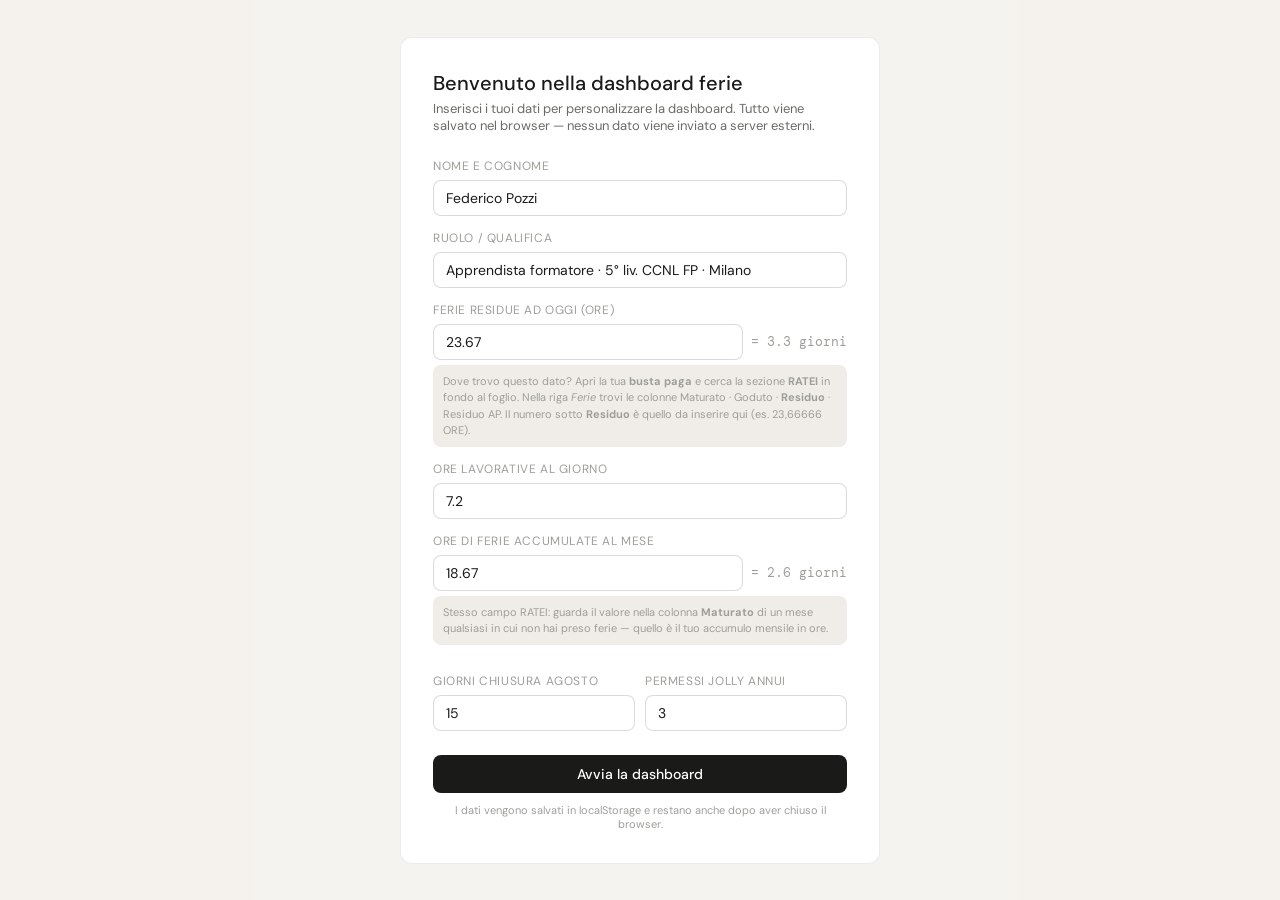
<file: old/index.html>
<!DOCTYPE html>
<html lang="it">
<head>
<meta charset="UTF-8">
<meta name="viewport" content="width=device-width, initial-scale=1.0">
<title>Dashboard Ferie</title>
<link href="https://fonts.googleapis.com/css2?family=DM+Sans:wght@300;400;500&family=DM+Mono:wght@400;500&display=swap" rel="stylesheet">
<style>
:root {
  --bg:#f5f3ef;--surface:#fff;--surface2:#f0ede8;
  --border:rgba(0,0,0,0.08);--border2:rgba(0,0,0,0.14);
  --text:#1a1a18;--text2:#6b6b66;--text3:#9e9e99;
  --blue:#2563eb;--blue-bg:#eff4ff;--blue-text:#1d4ed8;
  --green:#16a34a;--green-bg:#f0fdf4;--green-text:#15803d;
  --amber:#d97706;--amber-bg:#fffbeb;--amber-text:#b45309;
  --red:#dc2626;--red-bg:#fef2f2;--red-text:#b91c1c;
  --radius:12px;--radius-sm:8px;
}
*{box-sizing:border-box;margin:0;padding:0;}
body{font-family:'DM Sans',sans-serif;background:var(--bg);color:var(--text);min-height:100vh;padding:2rem 1rem;}
.container{max-width:900px;margin:0 auto;}

/* SETUP OVERLAY */
.overlay{position:fixed;inset:0;background:rgba(245,243,239,0.96);z-index:100;display:flex;align-items:center;justify-content:center;padding:1rem;}
.setup-card{background:var(--surface);border:1px solid var(--border);border-radius:var(--radius);padding:2rem;width:100%;max-width:480px;}
.setup-title{font-size:20px;font-weight:500;margin-bottom:4px;}
.setup-sub{font-size:13px;color:var(--text2);margin-bottom:1.5rem;}
.setup-label{font-size:12px;color:var(--text3);text-transform:uppercase;letter-spacing:0.05em;margin-bottom:6px;margin-top:14px;display:block;}
.setup-input{width:100%;padding:8px 12px;border:1px solid var(--border2);border-radius:var(--radius-sm);font-family:'DM Sans',sans-serif;font-size:14px;color:var(--text);background:var(--surface);outline:none;}
.setup-input:focus{border-color:var(--blue);}
.setup-row{display:grid;grid-template-columns:1fr 1fr;gap:10px;}
.setup-btn{margin-top:1.5rem;width:100%;padding:10px;background:var(--text);color:#fff;border:none;border-radius:var(--radius-sm);font-family:'DM Sans',sans-serif;font-size:14px;font-weight:500;cursor:pointer;transition:opacity 0.15s;}
.setup-btn:hover{opacity:0.85;}
.setup-note{font-size:11px;color:var(--text3);margin-top:10px;text-align:center;}

/* HEADER */
.header{display:flex;align-items:center;gap:16px;margin-bottom:1.5rem;background:var(--surface);border-radius:var(--radius);padding:1.25rem 1.5rem;border:1px solid var(--border);}
.avatar{width:48px;height:48px;border-radius:50%;background:var(--blue-bg);display:flex;align-items:center;justify-content:center;font-weight:500;font-size:15px;color:var(--blue-text);flex-shrink:0;}
.header-info h1{font-size:17px;font-weight:500;}
.header-info p{font-size:13px;color:var(--text2);margin-top:2px;}
.edit-btn{margin-left:auto;font-size:11px;padding:4px 10px;border-radius:99px;border:1px solid var(--border2);background:var(--surface);cursor:pointer;color:var(--text2);font-family:'DM Sans',sans-serif;transition:background 0.15s;}
.edit-btn:hover{background:var(--surface2);}

/* TABS */
.tabs{display:flex;gap:6px;margin-bottom:1.25rem;flex-wrap:wrap;}
.tab{font-family:'DM Sans',sans-serif;font-size:13px;font-weight:400;padding:6px 14px;border-radius:99px;border:1px solid var(--border2);background:var(--surface);cursor:pointer;color:var(--text2);transition:all 0.15s;}
.tab:hover{background:var(--surface2);color:var(--text);}
.tab.active{background:var(--text);color:#fff;border-color:var(--text);}
.section{display:none;}.section.active{display:block;}

/* METRIC CARDS */
.cards-grid{display:grid;grid-template-columns:repeat(auto-fit,minmax(160px,1fr));gap:10px;margin-bottom:12px;}
.metric-card{background:var(--surface);border-radius:var(--radius-sm);border:1px solid var(--border);padding:1rem 1.1rem;}
.metric-label{font-size:11px;color:var(--text3);text-transform:uppercase;letter-spacing:0.05em;margin-bottom:6px;}
.metric-value{font-size:26px;font-weight:300;color:var(--text);font-family:'DM Mono',monospace;}
.metric-sub{font-size:11px;color:var(--text3);margin-top:2px;}

/* CARD */
.card{background:var(--surface);border-radius:var(--radius);border:1px solid var(--border);padding:1.25rem 1.5rem;margin-bottom:10px;}
.card-title{font-size:13px;font-weight:500;color:var(--text2);text-transform:uppercase;letter-spacing:0.04em;margin-bottom:14px;}

/* HL ROWS */
.hl-row{display:flex;justify-content:space-between;align-items:center;padding:7px 0;border-bottom:1px solid var(--border);font-size:13px;}
.hl-row:last-child{border-bottom:none;}
.hl-key{color:var(--text2);}.hl-val{font-weight:500;color:var(--text);text-align:right;}

/* BADGE */
.badge{font-size:11px;font-weight:500;padding:3px 10px;border-radius:99px;}
.badge-blue{background:var(--blue-bg);color:var(--blue-text);}
.badge-green{background:var(--green-bg);color:var(--green-text);}
.badge-amber{background:var(--amber-bg);color:var(--amber-text);}

/* MONTH GRID */
.month-grid{display:grid;grid-template-columns:repeat(6,1fr);gap:8px;margin:12px 0;}
.month-cell{border-radius:var(--radius-sm);padding:8px 4px;text-align:center;border:1px solid var(--border);cursor:pointer;transition:all 0.15s;user-select:none;}
.month-cell:hover{border-color:var(--border2);background:var(--surface2);}
.month-cell .mn{font-size:10px;color:var(--text3);text-transform:uppercase;letter-spacing:0.05em;}
.month-cell .mv{font-size:16px;font-weight:500;font-family:'DM Mono',monospace;color:var(--text);margin-top:2px;}
.month-cell.used{background:var(--blue-bg);border-color:rgba(37,99,235,0.2);}
.month-cell.used .mn,.month-cell.used .mv{color:var(--blue-text);}
.month-cell.current-month{border:2px solid var(--blue);}
.month-cell.past-month{opacity:0.45;cursor:default;pointer-events:none;}
.month-cell.past-month.used{opacity:0.6;}
.month-cell.closing{background:var(--amber-bg);border-color:rgba(217,119,6,0.2);cursor:default;}
.month-cell.closing .mn,.month-cell.closing .mv{color:var(--amber-text);}
.month-cell.closing .mv{font-size:11px;margin-top:4px;}

/* BAR */
.bar-wrap{background:var(--surface2);border-radius:99px;height:6px;margin:8px 0 3px;overflow:hidden;}
.bar{height:6px;border-radius:99px;transition:width 0.4s;}

hr{border:none;border-top:1px solid var(--border);margin:14px 0;}

/* COUNTER */
.counter{display:flex;align-items:center;gap:8px;}
.counter-btn{width:26px;height:26px;border-radius:50%;border:1px solid var(--border2);background:var(--surface);cursor:pointer;font-size:16px;display:flex;align-items:center;justify-content:center;color:var(--text);line-height:1;transition:background 0.15s;font-family:'DM Sans',sans-serif;}
.counter-btn:hover{background:var(--surface2);}
.counter-val{font-size:15px;font-weight:500;font-family:'DM Mono',monospace;min-width:20px;text-align:center;}

/* CURRENT MONTH COUNTER */
.current-month-counter{background:var(--blue-bg);border:1px solid rgba(37,99,235,0.2);border-radius:var(--radius-sm);padding:12px 16px;margin-bottom:10px;display:flex;align-items:center;justify-content:space-between;}
.cmc-label{font-size:13px;color:var(--blue-text);font-weight:500;}
.cmc-sub{font-size:11px;color:var(--blue-text);opacity:0.7;margin-top:2px;}

/* TIMELINE */
.timeline{padding-left:12px;}
.tl-item{position:relative;padding:0 0 16px 20px;border-left:1px solid var(--border);}
.tl-item:last-child{border-left:none;padding-bottom:0;}
.tl-dot{position:absolute;left:-5px;top:4px;width:9px;height:9px;border-radius:50%;background:var(--surface2);border:1px solid var(--border2);}
.tl-dot.now{background:var(--blue);border-color:var(--blue);}
.tl-dot.money{background:var(--amber);border-color:var(--amber);}
.tl-date{font-size:11px;color:var(--text3);font-family:'DM Mono',monospace;}
.tl-label{font-size:14px;font-weight:500;margin:2px 0;}
.tl-sub{font-size:12px;color:var(--text2);}

/* INFO BOX */
.info-box{border-radius:var(--radius-sm);padding:10px 14px;font-size:12px;line-height:1.5;margin-top:10px;}
.info-box-blue{background:var(--blue-bg);color:var(--blue-text);}
.info-box-green{background:var(--green-bg);color:var(--green-text);}
.info-box-amber{background:var(--amber-bg);color:var(--amber-text);}
.info-box-red{background:var(--red-bg);color:var(--red-text);}

/* SALARY */
.salary-row{margin-bottom:14px;}
.salary-row-top{display:flex;justify-content:space-between;font-size:13px;margin-bottom:4px;}
.salary-row-label{color:var(--text2);}
.salary-row-val{font-weight:500;font-family:'DM Mono',monospace;}

@media(max-width:500px){
  .month-grid{grid-template-columns:repeat(3,1fr);}
  .cards-grid{grid-template-columns:repeat(2,1fr);}
  .setup-row{grid-template-columns:1fr;}
}
</style>
</head>
<body>

<!-- SETUP OVERLAY -->
<div class="overlay" id="overlay">
  <div class="setup-card">
    <div class="setup-title">Benvenuto nella dashboard ferie</div>
    <div class="setup-sub">Inserisci i tuoi dati per personalizzare la dashboard. Tutto viene salvato nel browser — nessun dato viene inviato a server esterni.</div>

    <label class="setup-label">Nome e cognome</label>
    <input class="setup-input" id="s-name" type="text" placeholder="es. Mario Rossi" value="">

    <label class="setup-label">Ruolo / qualifica</label>
    <input class="setup-input" id="s-role" type="text" placeholder="es. Apprendista formatore · 5° liv. CCNL FP" value="">

    <label class="setup-label">Ferie residue ad oggi (ore)</label>
    <div style="display:grid;grid-template-columns:1fr auto;gap:8px;align-items:center;">
      <input class="setup-input" id="s-ferie-ore" type="number" step="0.01" min="0" placeholder="es. 23.67" oninput="calcFerieGiorni()" value="">
      <span id="s-ferie-giorni-preview" style="font-size:13px;color:var(--text3);white-space:nowrap;font-family:'DM Mono',sans-serif;min-width:70px;">= — giorni</span>
    </div>
    <div style="font-size:11px;color:var(--text3);margin-top:5px;line-height:1.5;background:var(--surface2);border-radius:var(--radius-sm);padding:8px 10px;">
      Dove trovo questo dato? Apri la tua <strong>busta paga</strong> e cerca la sezione <strong>RATEI</strong> in fondo al foglio. Nella riga <em>Ferie</em> trovi le colonne Maturato · Goduto · <strong>Residuo</strong> · Residuo AP. Il numero sotto <strong>Residuo</strong> è quello da inserire qui (es. 23,66666 ORE).
    </div>

    <label class="setup-label">Ore lavorative al giorno</label>
    <input class="setup-input" id="s-daily" type="number" step="0.1" min="1" placeholder="es. 7.2 (36h sett. ÷ 5 giorni)" oninput="calcFerieGiorni()" value="">

    <label class="setup-label">Ore di ferie accumulate al mese</label>
    <div style="display:grid;grid-template-columns:1fr auto;gap:8px;align-items:center;">
      <input class="setup-input" id="s-accrual" type="number" step="0.01" min="0" placeholder="es. 18.67" oninput="calcAccrualGiorni()" value="">
      <span id="s-accrual-giorni-preview" style="font-size:13px;color:var(--text3);white-space:nowrap;font-family:'DM Mono',sans-serif;min-width:70px;">= — giorni</span>
    </div>
    <div style="font-size:11px;color:var(--text3);margin-top:5px;line-height:1.5;background:var(--surface2);border-radius:var(--radius-sm);padding:8px 10px;">
      Stesso campo RATEI: guarda il valore nella colonna <strong>Maturato</strong> di un mese qualsiasi in cui non hai preso ferie — quello è il tuo accumulo mensile in ore.
    </div>

    <div class="setup-row" style="margin-top:14px;">
      <div>
        <label class="setup-label">Giorni chiusura agosto</label>
        <input class="setup-input" id="s-closing" type="number" min="0" placeholder="es. 15" value="">
      </div>
      <div>
        <label class="setup-label">Permessi jolly annui</label>
        <input class="setup-input" id="s-jolly" type="number" min="0" max="10" placeholder="es. 3" value="">
      </div>
    </div>

    <button class="setup-btn" onclick="applySetup()">Avvia la dashboard</button>
    <div class="setup-note">I dati vengono salvati in localStorage e restano anche dopo aver chiuso il browser.</div>
  </div>
</div>

<!-- MAIN APP -->
<div class="container" id="app" style="display:none;">

  <div class="header">
    <div class="avatar" id="h-avatar">??</div>
    <div class="header-info">
      <h1 id="h-name">—</h1>
      <p id="h-role">—</p>
    </div>
    <button class="edit-btn" onclick="openSetup()">modifica profilo</button>
  </div>

  <div class="tabs">
    <button class="tab active" onclick="showTab('ferie',this)">Ferie</button>
    <button class="tab" onclick="showTab('permessi',this)">Permessi</button>
    <button class="tab" onclick="showTab('contratto',this)">Contratto</button>
    <button class="tab" onclick="showTab('stipendio',this)">Stipendio</button>
    <button class="tab" onclick="showTab('eventi',this)">Prossimi eventi</button>
  </div>

  <!-- TAB FERIE -->
  <div id="tab-ferie" class="section active">
    <div class="cards-grid">
      <div class="metric-card">
        <div class="metric-label">Ferie residue</div>
        <div class="metric-value" id="m-residue">—</div>
        <div class="metric-sub">giorni disponibili ora</div>
      </div>
      <div class="metric-card">
        <div class="metric-label">Accumulo mensile</div>
        <div class="metric-value" id="m-accrual">—</div>
        <div class="metric-sub">giorni ogni mese</div>
      </div>
      <div class="metric-card">
        <div class="metric-label">Godute (dal tracciamento)</div>
        <div class="metric-value" id="m-godute">0</div>
        <div class="metric-sub">giorni segnati come usati</div>
      </div>
      <div class="metric-card">
        <div class="metric-label">Jolly rimasti</div>
        <div class="metric-value" id="m-jolly">—</div>
        <div class="metric-sub">permessi personali annui</div>
      </div>
    </div>

    <div class="card">
      <div class="card-title" id="grid-title">Traccia i giorni goduti</div>

      <!-- Contatore mese corrente dinamico -->
      <div class="current-month-counter" id="current-month-counter">
        <div>
          <div class="cmc-label" id="cmc-label">— giorni presi questo mese</div>
          <div class="cmc-sub" id="cmc-sub">Mese corrente · clicca sulla cella per modificare</div>
        </div>
        <div class="counter">
          <button class="counter-btn" onclick="changeCurrentMonth(-1)">−</button>
          <span class="counter-val" id="cmc-val">0</span>
          <button class="counter-btn" onclick="changeCurrentMonth(1)">+</button>
        </div>
      </div>

      <div style="font-size:12px;color:var(--text3);margin-bottom:4px;" id="grid-hint">Clicca su un mese futuro per aggiungere giorni previsti · max 3/mese</div>
      <div class="month-grid" id="monthGrid"></div>

      <hr>
      <div class="hl-row">
        <span class="hl-key">Permessi jolly</span>
        <div class="counter">
          <button class="counter-btn" onclick="changeJolly(-1)">−</button>
          <span class="counter-val" id="jolly-val">3</span>
          <button class="counter-btn" onclick="changeJolly(1)">+</button>
        </div>
      </div>

      <hr>
      <div class="card-title" id="proj-title">Proiezione mensile</div>
      <div id="projection-rows"></div>

      <hr>
      <div class="hl-row">
        <span class="hl-key" style="font-weight:500;">Ferie stimate inizio settembre</span>
        <span class="hl-val" id="sett-result" style="font-size:17px;font-family:'DM Mono',monospace;"></span>
      </div>
      <div class="info-box" id="sett-note"></div>
    </div>

    <div class="card">
      <div class="card-title">Chiusura agosto</div>
      <div id="agosto-text" style="font-size:13px;color:var(--text2);margin-bottom:10px;"></div>
      <div class="bar-wrap">
        <div class="bar" id="agosto-bar" style="background:var(--blue);"></div>
      </div>
      <div style="font-size:11px;color:var(--text3);" id="agosto-bar-label"></div>
    </div>
  </div>

  <!-- TAB PERMESSI -->
  <div id="tab-permessi" class="section">
    <div class="card">
      <div class="card-title">Permessi retribuiti (CCNL art. 47)</div>
      <div class="hl-row"><span class="hl-key">Permessi personali / familiari</span><span class="hl-val badge badge-blue">3 gg/anno</span></div>
      <div class="hl-row"><span class="hl-key">Per esami o concorsi pubblici</span><span class="hl-val badge badge-blue">8 gg/anno</span></div>
      <div class="hl-row"><span class="hl-key">Per lutto (parenti 1°–2° grado)</span><span class="hl-val badge badge-blue">3 gg per evento</span></div>
      <div class="hl-row"><span class="hl-key">Giudice popolare</span><span class="hl-val">per tutta la durata</span></div>
      <div class="info-box info-box-blue" style="margin-top:12px;">
        I permessi <strong>non riducono le ferie</strong>, sono retribuiti normalmente e valgono ai fini dell'anzianità. Vanno documentati.
      </div>
    </div>
    <div class="card">
      <div class="card-title">Rinnovo permessi</div>
      <div class="hl-row"><span class="hl-key">I 3 giorni jolly si rinnovano</span><span class="hl-val">1° gennaio ogni anno</span></div>
      <div class="hl-row"><span class="hl-key">I giorni inutilizzati</span><span class="hl-val">scadono il 31 dicembre</span></div>
      <div class="info-box info-box-amber" style="margin-top:10px;">
        Non rischiare di perdere i jolly inutilizzati: usali entro fine anno!
      </div>
    </div>
  </div>

  <!-- TAB CONTRATTO -->
  <div id="tab-contratto" class="section">
    <div class="card">
      <div class="card-title">Dati principali</div>
      <div class="hl-row"><span class="hl-key">Qualifica</span><span class="hl-val">Formatore – apprendista</span></div>
      <div class="hl-row"><span class="hl-key">Livello</span><span class="hl-val">5° livello CCNL FP</span></div>
      <div class="hl-row"><span class="hl-key">Azienda</span><span class="hl-val">Immaginazione e Lavoro Soc. Coop.</span></div>
      <div class="hl-row"><span class="hl-key">Sede</span><span class="hl-val">Via Privata Miramare 15 – Milano</span></div>
      <div class="hl-row"><span class="hl-key">Inizio apprendistato</span><span class="hl-val">1 settembre 2025</span></div>
      <div class="hl-row"><span class="hl-key">Fine apprendistato</span><span class="hl-val">31 agosto 2028</span></div>
      <div class="hl-row"><span class="hl-key">Orario settimanale</span><span class="hl-val">36 ore (7,2h/giorno · 5gg)</span></div>
      <div class="hl-row"><span class="hl-key">Prossimo scatto</span><span class="hl-val">Settembre 2029</span></div>
      <div class="hl-row"><span class="hl-key">Preavviso dimissioni</span><span class="hl-val">45 giorni</span></div>
    </div>
    <div class="card">
      <div class="card-title">Progressione retributiva apprendistato</div>
      <div id="anni-rows"></div>
    </div>
    <div class="card">
      <div class="card-title">Ferie e permessi annuali</div>
      <div class="hl-row"><span class="hl-key">Ferie annue</span><span class="hl-val">32 gg lavorativi</span></div>
      <div class="hl-row"><span class="hl-key">Base calcolo</span><span class="hl-val">settimana di 6 gg (CCNL art. 46)</span></div>
      <div class="hl-row"><span class="hl-key">Maturazione</span><span class="hl-val">18,67 ore/mese (dodicesimi)</span></div>
      <div class="hl-row"><span class="hl-key">Permessi personali</span><span class="hl-val">3 gg/anno (rinnovabili)</span></div>
      <div class="hl-row"><span class="hl-key">Ticket restaurant</span><span class="hl-val">8 €/giorno lavorato</span></div>
    </div>
  </div>

  <!-- TAB STIPENDIO -->
  <div id="tab-stipendio" class="section">
    <div class="cards-grid">
      <div class="metric-card">
        <div class="metric-label">Netto ora</div>
        <div class="metric-value">1.530</div>
        <div class="metric-sub">€/mese · 86%</div>
      </div>
      <div class="metric-card">
        <div class="metric-label">Da sett. 2026</div>
        <div class="metric-value">1.590</div>
        <div class="metric-sub">€/mese · 90%</div>
      </div>
      <div class="metric-card">
        <div class="metric-label">100% apprendista</div>
        <div class="metric-value">1.780</div>
        <div class="metric-sub">€/mese · da sett. 2028</div>
      </div>
      <div class="metric-card">
        <div class="metric-label">100% indeterminato</div>
        <div class="metric-value">1.710</div>
        <div class="metric-sub">€/mese · da sett. 2028</div>
      </div>
    </div>
    <!-- <div class="card">
      <div class="card-title">Dettaglio busta paga – febbraio 2026</div>
      <div class="hl-row"><span class="hl-key">Lordo mensile</span><span class="hl-val">1.769,56 €</span></div>
      <div class="hl-row"><span class="hl-key">Contributi INPS (5,84%)</span><span class="hl-val">− 103,37 €</span></div>
      <div class="hl-row"><span class="hl-key">FIS + CIGS</span><span class="hl-val">− 10,03 €</span></div>
      <div class="hl-row"><span class="hl-key">IRPEF netta</span><span class="hl-val">− 112,26 €</span></div>
      <div class="hl-row"><span class="hl-key">Add. regionale Lombardia</span><span class="hl-val">− 8,16 €</span></div>
      <div class="hl-row"><span class="hl-key">Ticket restaurant (18 gg)</span><span class="hl-val">− 144,00 €</span></div>
      <div class="hl-row" style="padding-top:10px;">
        <span class="hl-key" style="font-weight:500;font-size:14px;">Netto accreditato</span>
        <span class="hl-val" style="font-size:20px;font-family:'DM Mono',monospace;">1.530,00 €</span>
      </div>
      <div class="info-box info-box-blue" style="margin-top:12px;">
        TFR maturato annuo: <strong>262,16 €</strong> · versato a fondo pensione
      </div>
    </div> -->
    <div class="card">
      <div class="card-title">Evoluzione stipendio netto</div>
      <div id="salary-bars"></div>
      <div class="info-box info-box-amber" style="margin-top:10px;">
        Il passaggio a indeterminato comporta contributi INPS più alti (9,19% vs 5,84%), quindi il netto scende leggermente rispetto all'ultimo anno di apprendistato.
      </div>
    </div>
  </div>

  <!-- TAB EVENTI -->
  <div id="tab-eventi" class="section">
    <div class="card">
      <div class="card-title">Timeline prossimi eventi</div>
      <div class="timeline">
        <div class="tl-item">
          <div class="tl-dot now"></div>
          <div class="tl-date" id="tl-now-date">—</div>
          <div class="tl-label">Ora</div>
          <div class="tl-sub" id="tl-now-sub">—</div>
        </div>
        <div class="tl-item">
          <div class="tl-dot money"></div>
          <div class="tl-date">3 aprile 2026</div>
          <div class="tl-label">Chiusura aziendale – Pasqua</div>
          <div class="tl-sub">Giorno di chiusura aziendale per le festività pasquali</div>
        </div>
        <div class="tl-item">
          <div class="tl-dot money"></div>
          <div class="tl-date">1 giugno 2026</div>
          <div class="tl-label">Chiusura aziendale – Ponte</div>
          <div class="tl-sub">Giorno di ponte aziendale</div>
        </div>
        <div class="tl-item">
          <div class="tl-dot"></div>
          <div class="tl-date">Agosto 2026</div>
          <div class="tl-label">Chiusura aziendale</div>
          <div class="tl-sub" id="tl-aug-sub">—</div>
        </div>
        <div class="tl-item">
          <div class="tl-dot"></div>
          <div class="tl-date">1 gennaio 2027</div>
          <div class="tl-label">Rinnovo permessi jolly</div>
          <div class="tl-sub">Nuovi 3 giorni personali disponibili per il 2027</div>
        </div>
      </div>
    </div>
  </div>

</div>

<script>
// ─── COSTANTI MESI TRACCIATI (Mar=2 … Lug=6, indice 0-based del mese JS) ───
const TRACKED_MONTHS = [2, 3, 4, 5, 6]; // Mar Apr Mag Giu Lug (JS: 0=Jan)
const MONTH_SHORT    = ['Gen','Feb','Mar','Apr','Mag','Giu','Lug','Ago','Set','Ott','Nov','Dic'];
const MONTH_FULL     = ['Gennaio','Febbraio','Marzo','Aprile','Maggio','Giugno','Luglio','Agosto','Settembre','Ottobre','Novembre','Dicembre'];

// Mese corrente (0-based JS)
const NOW_MONTH = new Date().getMonth(); // 0=Gen … 6=Lug …
const NOW_YEAR  = new Date().getFullYear();

// Indice dentro TRACKED_MONTHS del mese corrente (-1 se fuori range)
const CURRENT_IDX = TRACKED_MONTHS.indexOf(NOW_MONTH);

// ─── STATO ───
let DAILY=7.2, ACCRUAL=18.67, INITIAL=23.67/7.2, CLOSING=15, MAX_JOLLY=3;
let used=[0,0,0,0,0]; // un valore per ogni mese in TRACKED_MONTHS
let jolly=3;

// ─── HELPERS ───
function initials(name){
  return name.trim().split(/\s+/).map(w=>w[0]||'').join('').toUpperCase().slice(0,2)||'??';
}

function ferieOreToGiorni(ore, daily){ return daily>0 ? ore/daily : 0; }

function calcFerieGiorni(){
  const ore=parseFloat(document.getElementById('s-ferie-ore').value)||0;
  const daily=parseFloat(document.getElementById('s-daily').value)||7.2;
  const g=ferieOreToGiorni(ore,daily);
  document.getElementById('s-ferie-giorni-preview').textContent=ore>0?`= ${g.toFixed(1)} giorni`:'= — giorni';
}

function calcAccrualGiorni(){
  const ore=parseFloat(document.getElementById('s-accrual').value)||0;
  const daily=parseFloat(document.getElementById('s-daily').value)||7.2;
  const g=ferieOreToGiorni(ore,daily);
  document.getElementById('s-accrual-giorni-preview').textContent=ore>0?`= ${g.toFixed(1)} giorni`:'= — giorni';
}

// ─── SETUP ───
function applySetup(){
  const name=document.getElementById('s-name').value.trim();
  const role=document.getElementById('s-role').value.trim();
  const daily=parseFloat(document.getElementById('s-daily').value)||7.2;
  const ferieOre=parseFloat(document.getElementById('s-ferie-ore').value)||0;
  const ferie=ferieOreToGiorni(ferieOre, daily);
  const accrual=parseFloat(document.getElementById('s-accrual').value)||18.67;
  const closing=parseInt(document.getElementById('s-closing').value)||15;
  const maxJolly=parseInt(document.getElementById('s-jolly').value)||3;

  if(!name){alert('Inserisci il tuo nome!');return;}

  const data={name,role,ferie,ferieOre,accrual,daily,closing,maxJolly};
  localStorage.setItem('dashConfig',JSON.stringify(data));
  localStorage.setItem('dashUsed',JSON.stringify([0,0,0,0,0]));
  localStorage.setItem('dashJolly',String(maxJolly));

  loadConfig(data);
  used=[0,0,0,0,0];
  jolly=maxJolly;
  document.getElementById('jolly-val').textContent=jolly;
  document.getElementById('overlay').style.display='none';
  document.getElementById('app').style.display='block';
  buildGrid();
  update();
  buildAnni();
  buildSalaryBars();
}

function openSetup(){
  const saved=localStorage.getItem('dashConfig');
  if(saved){
    const d=JSON.parse(saved);
    document.getElementById('s-name').value=d.name||'';
    document.getElementById('s-role').value=d.role||'';
    document.getElementById('s-daily').value=d.daily||'';
    document.getElementById('s-ferie-ore').value=d.ferieOre||'';
    document.getElementById('s-accrual').value=d.accrual||'';
    document.getElementById('s-closing').value=d.closing||'';
    document.getElementById('s-jolly').value=d.maxJolly||'';
    calcFerieGiorni();
    calcAccrualGiorni();
  }
  document.getElementById('overlay').style.display='flex';
}

function loadConfig(d){
  DAILY=d.daily;
  ACCRUAL=d.accrual;
  INITIAL=d.ferie;
  CLOSING=d.closing;
  MAX_JOLLY=d.maxJolly;

  document.getElementById('h-name').textContent=d.name;
  document.getElementById('h-role').textContent=d.role||'CCNL Formazione Professionale';
  document.getElementById('h-avatar').textContent=initials(d.name);
  document.getElementById('m-residue').textContent=(d.ferie).toFixed(1);
  document.getElementById('m-accrual').textContent=(d.accrual/d.daily).toFixed(1);
  document.getElementById('m-jolly').textContent=d.maxJolly;

  // Timeline dinamica
  const nowLabel = `${MONTH_FULL[NOW_MONTH]} ${NOW_YEAR}`;
  const tlNowDate = document.getElementById('tl-now-date');
  if(tlNowDate) tlNowDate.textContent = nowLabel;
  document.getElementById('tl-now-sub').textContent=`Ferie residue: ${d.ferie.toFixed(1)} gg · Netto: ~1.530 €/mese`;
  document.getElementById('tl-aug-sub').textContent=`${d.closing} giorni lavorativi · usa i ${d.maxJolly} jolly per conservare ferie`;
  document.title=`Dashboard – ${d.name}`;
}

function showTab(name,btn){
  document.querySelectorAll('.section').forEach(s=>s.classList.remove('active'));
  document.querySelectorAll('.tab').forEach(t=>t.classList.remove('active'));
  document.getElementById('tab-'+name).classList.add('active');
  btn.classList.add('active');
}

// ─── JOLLY ───
function changeJolly(d){
  jolly=Math.max(0,Math.min(MAX_JOLLY,jolly+d));
  document.getElementById('jolly-val').textContent=jolly;
  localStorage.setItem('dashJolly',String(jolly));
  update();
}

// ─── GRIGLIA MESI ───
function buildGrid(){
  const grid=document.getElementById('monthGrid');
  grid.innerHTML='';

  // Aggiorna il contatore del mese corrente
  if(CURRENT_IDX !== -1){
    document.getElementById('cmc-val').textContent = used[CURRENT_IDX];
    document.getElementById('cmc-label').textContent =
      `${used[CURRENT_IDX]} giorn${used[CURRENT_IDX]===1?'o':'i'} pres${used[CURRENT_IDX]===1?'o':'i'} a ${MONTH_FULL[NOW_MONTH]}`;
  } else {
    // Fuori dal range Mar-Lug: nascondi il contatore
    document.getElementById('current-month-counter').style.display='none';
  }

  // Titolo dinamico
  const firstFuture = TRACKED_MONTHS.find(m => m >= NOW_MONTH);
  if(firstFuture !== undefined){
    document.getElementById('grid-title').textContent =
      `Traccia i giorni goduti · da ${MONTH_SHORT[TRACKED_MONTHS[0]]} a ${MONTH_SHORT[TRACKED_MONTHS[TRACKED_MONTHS.length-1]]}`;
    document.getElementById('grid-hint').textContent =
      NOW_MONTH <= TRACKED_MONTHS[TRACKED_MONTHS.length-1]
        ? `Usa i ± per il mese corrente · clicca sui mesi futuri per i giorni pianificati (max 3)`
        : `Tutti i mesi tracciati sono già passati`;
  }

  TRACKED_MONTHS.forEach((m, i)=>{
    const isPast    = m < NOW_MONTH;
    const isCurrent = m === NOW_MONTH;
    const isFuture  = m > NOW_MONTH;

    const c=document.createElement('div');
    let cls='month-cell';
    if(isPast)    cls+=' past-month';
    if(isCurrent) cls+=' current-month';
    if(used[i]>0) cls+=' used';

    c.className=cls;
    c.innerHTML=`<div class="mn">${MONTH_SHORT[m]}</div><div class="mv">${used[i]}gg</div>`;

    // Click: solo mesi futuri (il corrente si gestisce col contatore)
    if(isFuture){
      c.onclick=()=>{
        used[i]=(used[i]>=3)?0:used[i]+1;
        localStorage.setItem('dashUsed',JSON.stringify(used));
        buildGrid();
        update();
      };
    } else if(isPast){
      c.title='Mese passato — modifica i dati di setup se necessario';
    }

    grid.appendChild(c);
  });

  // Cella fissa agosto (chiusura)
  const aug=document.createElement('div');
  aug.className='month-cell closing';
  aug.innerHTML=`<div class="mn">Ago</div><div class="mv">chiusura</div>`;
  grid.appendChild(aug);
}

// ─── AGGIORNAMENTO PROIEZIONE ───
function update(){
  let bal = INITIAL; // giorni iniziali (già convertiti da ore)
  let projHtml = '';

  // Calcola mesi passati prima del range corrente (già consumati)
  // Per i mesi passati tracciati, li includiamo nel saldo ma non li mostriamo come "futuri"
  for(let i=0; i<TRACKED_MONTHS.length; i++){
    const m = TRACKED_MONTHS[i];
    const isPast    = m < NOW_MONTH;
    const isCurrent = m === NOW_MONTH;
    const isFuture  = m > NOW_MONTH;

    bal += ACCRUAL / DAILY; // accumulo mensile in giorni
    bal -= used[i];         // giorni goduti

    // Mostra nella proiezione: mese corrente e futuri
    if(isCurrent || isFuture){
      const label = isPast ? `${MONTH_FULL[m]} (passato)` : MONTH_FULL[m];
      const style = isCurrent ? 'font-weight:500;color:var(--text)' : '';
      projHtml += `<div class="hl-row">
        <span class="hl-key" style="${style}">${MONTH_FULL[m]}${isCurrent?' ← ora':''}</span>
        <span class="hl-val">${bal.toFixed(1)} giorni</span>
      </div>`;
    }
  }

  // Agosto: accumulo + uso chiusura
  bal += ACCRUAL / DAILY;
  const jollyH = jolly * DAILY;
  const ferieUsedAgo = Math.max(0, (CLOSING * DAILY) - jollyH) / DAILY;
  const after = bal - ferieUsedAgo;
  const accrualDays = ACCRUAL / DAILY;

  document.getElementById('projection-rows').innerHTML = projHtml || '<div style="font-size:13px;color:var(--text3);padding:8px 0;">Nessun mese futuro da mostrare prima di agosto.</div>';

  document.getElementById('sett-result').textContent = after.toFixed(1)+' gg';

  const note = after >= 0
    ? `+ la maturazione di settembre (${accrualDays.toFixed(1)} gg) porta subito a ${(after+accrualDays).toFixed(1)} gg disponibili.`
    : `Attenzione: le ferie non coprono agosto. Mancano ${Math.abs(after).toFixed(1)} giorni.`;
  const noteEl = document.getElementById('sett-note');
  noteEl.textContent = note;
  noteEl.className = 'info-box '+(after>=0?'info-box-green':'info-box-red');

  // Card agosto
  document.getElementById('agosto-text').textContent =
    `Chiusura: ${CLOSING} gg × ${DAILY}h = ${CLOSING*DAILY}h totali  ·  Jolly: ${jolly} gg (${jollyH.toFixed(0)}h)  ·  Ferie da usare: ${Math.max(0,ferieUsedAgo).toFixed(1)} gg`;

  const pct = bal>0 ? Math.min(100, Math.max(0,(after/bal)*100)) : 0;
  document.getElementById('agosto-bar').style.width = pct.toFixed(0)+'%';
  document.getElementById('agosto-bar-label').textContent = `Rimane il ${pct.toFixed(0)}% delle ferie disponibili dopo agosto`;

  const totalGodute = used.reduce((a,b)=>a+b, 0);
  document.getElementById('m-godute').textContent = totalGodute;
  document.getElementById('m-jolly').textContent = Math.max(0, MAX_JOLLY - jolly);
}

// ─── ANNI / SALARY ───
function buildAnni(){
  const anni=[
    {label:'1° anno (ora – ago 2026)',pct:86,netto:1530,active:true},
    {label:'2° anno (sett 2026)',pct:90,netto:1590,active:false},
    {label:'3° anno (sett 2027)',pct:95,netto:1680,active:false},
    {label:'4° anno / indeter. (sett 2028)',pct:100,netto:'1.710–1.780',active:false},
  ];
  let h='';
  anni.forEach(a=>{
    h+=`<div class="salary-row">
      <div class="salary-row-top">
        <span class="salary-row-label" style="${a.active?'font-weight:500;color:var(--text)':''}">${a.label}</span>
        <span class="salary-row-val">${a.pct}% · ~${a.netto} € netti</span>
      </div>
      <div class="bar-wrap"><div class="bar" style="width:${a.pct}%;background:${a.active?'var(--blue)':'var(--border2)'}"></div></div>
    </div>`;
  });
  document.getElementById('anni-rows').innerHTML=h;
}

function buildSalaryBars(){
  const steps=[
    {label:'Ora (86%, apprendista)',netto:1530},
    {label:'Sett. 2026 (90%)',netto:1590},
    {label:'Sett. 2027 (95%)',netto:1680},
    {label:'Sett. 2028 – apprendista 100%',netto:1780},
    {label:'Sett. 2028 – indeterminato 100%',netto:1710,note:true},
  ];
  let h='';
  steps.forEach(s=>{
    const w=(s.netto/1780*100).toFixed(0);
    h+=`<div class="salary-row">
      <div class="salary-row-top">
        <span class="salary-row-label">${s.label}</span>
        <span class="salary-row-val">~${s.netto.toLocaleString('it-IT')} €</span>
      </div>
      <div class="bar-wrap"><div class="bar" style="width:${w}%;background:${s.note?'var(--amber)':'var(--blue)'}"></div></div>
    </div>`;
  });
  document.getElementById('salary-bars').innerHTML=h;
}

// ─── BOOT ───
(function(){
  const saved=localStorage.getItem('dashConfig');
  if(saved){
    const d=JSON.parse(saved);
    const savedUsed=localStorage.getItem('dashUsed');
    const savedJolly=localStorage.getItem('dashJolly');
    if(savedUsed) used=JSON.parse(savedUsed);
    if(savedJolly) jolly=parseInt(savedJolly);
    loadConfig(d);
    document.getElementById('jolly-val').textContent=jolly;
    document.getElementById('overlay').style.display='none';
    document.getElementById('app').style.display='block';
    buildGrid();update();buildAnni();buildSalaryBars();
  } else {
    // Pre-fill con i dati di Federico come default
    document.getElementById('s-name').value='Federico Pozzi';
    document.getElementById('s-role').value='Apprendista formatore · 5° liv. CCNL FP · Milano';
    document.getElementById('s-ferie-ore').value='23.67';
    document.getElementById('s-accrual').value='18.67';
    document.getElementById('s-daily').value='7.2';
    document.getElementById('s-closing').value='15';
    document.getElementById('s-jolly').value='3';
    calcFerieGiorni();
    calcAccrualGiorni();
  }
})();
</script>
</body>
</html>
</file>
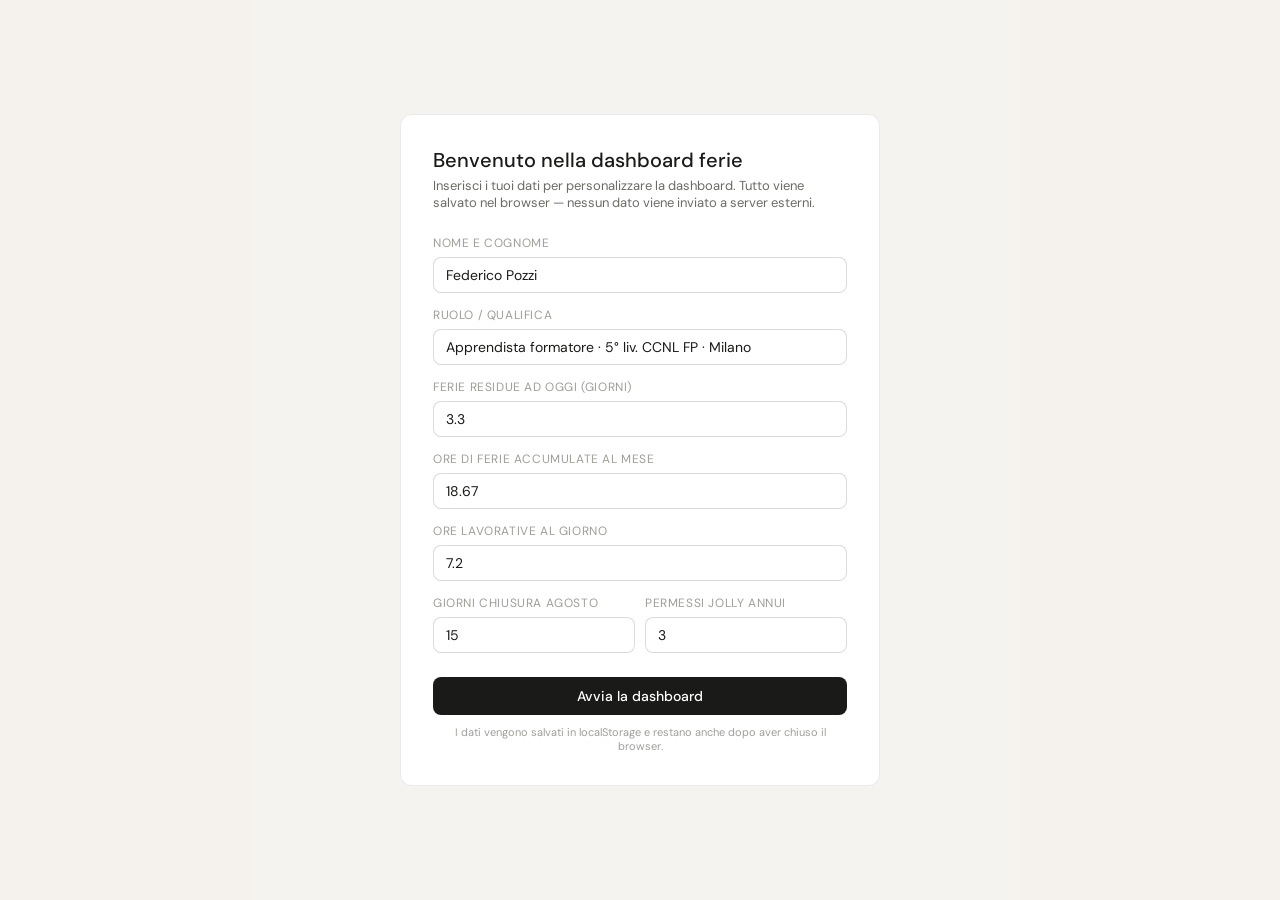
<file: dashboard_ferie.html>
<!DOCTYPE html>
<html lang="it">
<head>
<meta charset="UTF-8">
<meta name="viewport" content="width=device-width, initial-scale=1.0">
<title>Dashboard Ferie</title>
<link href="https://fonts.googleapis.com/css2?family=DM+Sans:wght@300;400;500&family=DM+Mono:wght@400;500&display=swap" rel="stylesheet">
<style>
:root {
  --bg:#f5f3ef;--surface:#fff;--surface2:#f0ede8;
  --border:rgba(0,0,0,0.08);--border2:rgba(0,0,0,0.14);
  --text:#1a1a18;--text2:#6b6b66;--text3:#9e9e99;
  --blue:#2563eb;--blue-bg:#eff4ff;--blue-text:#1d4ed8;
  --green:#16a34a;--green-bg:#f0fdf4;--green-text:#15803d;
  --amber:#d97706;--amber-bg:#fffbeb;--amber-text:#b45309;
  --red:#dc2626;--red-bg:#fef2f2;--red-text:#b91c1c;
  --radius:12px;--radius-sm:8px;
}
*{box-sizing:border-box;margin:0;padding:0;}
body{font-family:'DM Sans',sans-serif;background:var(--bg);color:var(--text);min-height:100vh;padding:2rem 1rem;}
.container{max-width:900px;margin:0 auto;}

/* SETUP OVERLAY */
.overlay{position:fixed;inset:0;background:rgba(245,243,239,0.96);z-index:100;display:flex;align-items:center;justify-content:center;padding:1rem;}
.setup-card{background:var(--surface);border:1px solid var(--border);border-radius:var(--radius);padding:2rem;width:100%;max-width:480px;}
.setup-title{font-size:20px;font-weight:500;margin-bottom:4px;}
.setup-sub{font-size:13px;color:var(--text2);margin-bottom:1.5rem;}
.setup-label{font-size:12px;color:var(--text3);text-transform:uppercase;letter-spacing:0.05em;margin-bottom:6px;margin-top:14px;display:block;}
.setup-input{width:100%;padding:8px 12px;border:1px solid var(--border2);border-radius:var(--radius-sm);font-family:'DM Sans',sans-serif;font-size:14px;color:var(--text);background:var(--surface);outline:none;}
.setup-input:focus{border-color:var(--blue);}
.setup-row{display:grid;grid-template-columns:1fr 1fr;gap:10px;}
.setup-btn{margin-top:1.5rem;width:100%;padding:10px;background:var(--text);color:#fff;border:none;border-radius:var(--radius-sm);font-family:'DM Sans',sans-serif;font-size:14px;font-weight:500;cursor:pointer;transition:opacity 0.15s;}
.setup-btn:hover{opacity:0.85;}
.setup-note{font-size:11px;color:var(--text3);margin-top:10px;text-align:center;}

/* HEADER */
.header{display:flex;align-items:center;gap:16px;margin-bottom:1.5rem;background:var(--surface);border-radius:var(--radius);padding:1.25rem 1.5rem;border:1px solid var(--border);}
.avatar{width:48px;height:48px;border-radius:50%;background:var(--blue-bg);display:flex;align-items:center;justify-content:center;font-weight:500;font-size:15px;color:var(--blue-text);flex-shrink:0;}
.header-info h1{font-size:17px;font-weight:500;}
.header-info p{font-size:13px;color:var(--text2);margin-top:2px;}
.edit-btn{margin-left:auto;font-size:11px;padding:4px 10px;border-radius:99px;border:1px solid var(--border2);background:var(--surface);cursor:pointer;color:var(--text2);font-family:'DM Sans',sans-serif;transition:background 0.15s;}
.edit-btn:hover{background:var(--surface2);}

/* TABS */
.tabs{display:flex;gap:6px;margin-bottom:1.25rem;flex-wrap:wrap;}
.tab{font-family:'DM Sans',sans-serif;font-size:13px;font-weight:400;padding:6px 14px;border-radius:99px;border:1px solid var(--border2);background:var(--surface);cursor:pointer;color:var(--text2);transition:all 0.15s;}
.tab:hover{background:var(--surface2);color:var(--text);}
.tab.active{background:var(--text);color:#fff;border-color:var(--text);}
.section{display:none;}.section.active{display:block;}

/* METRIC CARDS */
.cards-grid{display:grid;grid-template-columns:repeat(auto-fit,minmax(160px,1fr));gap:10px;margin-bottom:12px;}
.metric-card{background:var(--surface);border-radius:var(--radius-sm);border:1px solid var(--border);padding:1rem 1.1rem;}
.metric-label{font-size:11px;color:var(--text3);text-transform:uppercase;letter-spacing:0.05em;margin-bottom:6px;}
.metric-value{font-size:26px;font-weight:300;color:var(--text);font-family:'DM Mono',monospace;}
.metric-sub{font-size:11px;color:var(--text3);margin-top:2px;}

/* CARD */
.card{background:var(--surface);border-radius:var(--radius);border:1px solid var(--border);padding:1.25rem 1.5rem;margin-bottom:10px;}
.card-title{font-size:13px;font-weight:500;color:var(--text2);text-transform:uppercase;letter-spacing:0.04em;margin-bottom:14px;}

/* HL ROWS */
.hl-row{display:flex;justify-content:space-between;align-items:center;padding:7px 0;border-bottom:1px solid var(--border);font-size:13px;}
.hl-row:last-child{border-bottom:none;}
.hl-key{color:var(--text2);}.hl-val{font-weight:500;color:var(--text);text-align:right;}

/* BADGE */
.badge{font-size:11px;font-weight:500;padding:3px 10px;border-radius:99px;}
.badge-blue{background:var(--blue-bg);color:var(--blue-text);}
.badge-green{background:var(--green-bg);color:var(--green-text);}
.badge-amber{background:var(--amber-bg);color:var(--amber-text);}

/* MONTH GRID */
.month-grid{display:grid;grid-template-columns:repeat(6,1fr);gap:8px;margin:12px 0;}
.month-cell{border-radius:var(--radius-sm);padding:8px 4px;text-align:center;border:1px solid var(--border);cursor:pointer;transition:all 0.15s;user-select:none;}
.month-cell:hover{border-color:var(--border2);background:var(--surface2);}
.month-cell .mn{font-size:10px;color:var(--text3);text-transform:uppercase;letter-spacing:0.05em;}
.month-cell .mv{font-size:16px;font-weight:500;font-family:'DM Mono',monospace;color:var(--text);margin-top:2px;}
.month-cell.used{background:var(--blue-bg);border-color:rgba(37,99,235,0.2);}
.month-cell.used .mn,.month-cell.used .mv{color:var(--blue-text);}
.month-cell.current-month{border:2px solid var(--blue);}
.month-cell.closing{background:var(--amber-bg);border-color:rgba(217,119,6,0.2);cursor:default;}
.month-cell.closing .mn,.month-cell.closing .mv{color:var(--amber-text);}
.month-cell.closing .mv{font-size:11px;margin-top:4px;}

/* BAR */
.bar-wrap{background:var(--surface2);border-radius:99px;height:6px;margin:8px 0 3px;overflow:hidden;}
.bar{height:6px;border-radius:99px;transition:width 0.4s;}

hr{border:none;border-top:1px solid var(--border);margin:14px 0;}

/* COUNTER */
.counter{display:flex;align-items:center;gap:8px;}
.counter-btn{width:26px;height:26px;border-radius:50%;border:1px solid var(--border2);background:var(--surface);cursor:pointer;font-size:16px;display:flex;align-items:center;justify-content:center;color:var(--text);line-height:1;transition:background 0.15s;font-family:'DM Sans',sans-serif;}
.counter-btn:hover{background:var(--surface2);}
.counter-val{font-size:15px;font-weight:500;font-family:'DM Mono',monospace;min-width:20px;text-align:center;}

/* TIMELINE */
.timeline{padding-left:12px;}
.tl-item{position:relative;padding:0 0 16px 20px;border-left:1px solid var(--border);}
.tl-item:last-child{border-left:none;padding-bottom:0;}
.tl-dot{position:absolute;left:-5px;top:4px;width:9px;height:9px;border-radius:50%;background:var(--surface2);border:1px solid var(--border2);}
.tl-dot.now{background:var(--blue);border-color:var(--blue);}
.tl-dot.money{background:var(--amber);border-color:var(--amber);}
.tl-date{font-size:11px;color:var(--text3);font-family:'DM Mono',monospace;}
.tl-label{font-size:14px;font-weight:500;margin:2px 0;}
.tl-sub{font-size:12px;color:var(--text2);}

/* INFO BOX */
.info-box{border-radius:var(--radius-sm);padding:10px 14px;font-size:12px;line-height:1.5;margin-top:10px;}
.info-box-blue{background:var(--blue-bg);color:var(--blue-text);}
.info-box-green{background:var(--green-bg);color:var(--green-text);}
.info-box-amber{background:var(--amber-bg);color:var(--amber-text);}
.info-box-red{background:var(--red-bg);color:var(--red-text);}

/* SALARY */
.salary-row{margin-bottom:14px;}
.salary-row-top{display:flex;justify-content:space-between;font-size:13px;margin-bottom:4px;}
.salary-row-label{color:var(--text2);}
.salary-row-val{font-weight:500;font-family:'DM Mono',monospace;}

@media(max-width:500px){
  .month-grid{grid-template-columns:repeat(3,1fr);}
  .cards-grid{grid-template-columns:repeat(2,1fr);}
  .setup-row{grid-template-columns:1fr;}
}
</style>
</head>
<body>

<!-- SETUP OVERLAY -->
<div class="overlay" id="overlay">
  <div class="setup-card">
    <div class="setup-title">Benvenuto nella dashboard ferie</div>
    <div class="setup-sub">Inserisci i tuoi dati per personalizzare la dashboard. Tutto viene salvato nel browser — nessun dato viene inviato a server esterni.</div>

    <label class="setup-label">Nome e cognome</label>
    <input class="setup-input" id="s-name" type="text" placeholder="es. Mario Rossi" value="">

    <label class="setup-label">Ruolo / qualifica</label>
    <input class="setup-input" id="s-role" type="text" placeholder="es. Apprendista formatore · 5° liv. CCNL FP" value="">

    <label class="setup-label">Ferie residue ad oggi (giorni)</label>
    <input class="setup-input" id="s-ferie" type="number" step="0.1" min="0" placeholder="es. 3.3" value="">

    <label class="setup-label">Ore di ferie accumulate al mese</label>
    <input class="setup-input" id="s-accrual" type="number" step="0.1" min="0" placeholder="es. 18.67" value="">

    <label class="setup-label">Ore lavorative al giorno</label>
    <input class="setup-input" id="s-daily" type="number" step="0.1" min="1" placeholder="es. 7.2" value="">

    <div class="setup-row">
      <div>
        <label class="setup-label">Giorni chiusura agosto</label>
        <input class="setup-input" id="s-closing" type="number" min="0" placeholder="es. 15" value="">
      </div>
      <div>
        <label class="setup-label">Permessi jolly annui</label>
        <input class="setup-input" id="s-jolly" type="number" min="0" max="10" placeholder="es. 3" value="">
      </div>
    </div>

    <button class="setup-btn" onclick="applySetup()">Avvia la dashboard</button>
    <div class="setup-note">I dati vengono salvati in localStorage e restano anche dopo aver chiuso il browser.</div>
  </div>
</div>

<!-- MAIN APP -->
<div class="container" id="app" style="display:none;">

  <div class="header">
    <div class="avatar" id="h-avatar">??</div>
    <div class="header-info">
      <h1 id="h-name">—</h1>
      <p id="h-role">—</p>
    </div>
    <button class="edit-btn" onclick="openSetup()">modifica profilo</button>
  </div>

  <div class="tabs">
    <button class="tab active" onclick="showTab('ferie',this)">Ferie</button>
    <button class="tab" onclick="showTab('permessi',this)">Permessi</button>
    <button class="tab" onclick="showTab('contratto',this)">Contratto</button>
    <button class="tab" onclick="showTab('stipendio',this)">Stipendio</button>
    <button class="tab" onclick="showTab('eventi',this)">Prossimi eventi</button>
  </div>

  <!-- TAB FERIE -->
  <div id="tab-ferie" class="section active">
    <div class="cards-grid">
      <div class="metric-card">
        <div class="metric-label">Ferie residue</div>
        <div class="metric-value" id="m-residue">—</div>
        <div class="metric-sub">giorni disponibili ora</div>
      </div>
      <div class="metric-card">
        <div class="metric-label">Accumulo mensile</div>
        <div class="metric-value" id="m-accrual">—</div>
        <div class="metric-sub">giorni ogni mese</div>
      </div>
      <div class="metric-card">
        <div class="metric-label">Godute (dal tracciamento)</div>
        <div class="metric-value" id="m-godute">0</div>
        <div class="metric-sub">giorni segnati come usati</div>
      </div>
      <div class="metric-card">
        <div class="metric-label">Jolly rimasti</div>
        <div class="metric-value" id="m-jolly">—</div>
        <div class="metric-sub">permessi personali annui</div>
      </div>
    </div>

    <div class="card">
      <div class="card-title">Traccia i giorni goduti (mar–lug)</div>
      <div style="font-size:12px;color:var(--text3);margin-bottom:4px;">Clicca per aggiungere un giorno · clicca ancora per toglierlo (max 3/mese)</div>
      <div class="month-grid" id="monthGrid"></div>

      <hr>
      <div class="hl-row">
        <span class="hl-key">Permessi jolly da usare ad agosto</span>
        <div class="counter">
          <button class="counter-btn" onclick="changeJolly(-1)">−</button>
          <span class="counter-val" id="jolly-val">3</span>
          <button class="counter-btn" onclick="changeJolly(1)">+</button>
        </div>
      </div>

      <hr>
      <div class="card-title">Proiezione mensile</div>
      <div id="projection-rows"></div>

      <hr>
      <div class="hl-row">
        <span class="hl-key" style="font-weight:500;">Ferie stimate inizio settembre</span>
        <span class="hl-val" id="sett-result" style="font-size:17px;font-family:'DM Mono',monospace;"></span>
      </div>
      <div class="info-box" id="sett-note"></div>
    </div>

    <div class="card">
      <div class="card-title">Chiusura agosto</div>
      <div id="agosto-text" style="font-size:13px;color:var(--text2);margin-bottom:10px;"></div>
      <div class="bar-wrap">
        <div class="bar" id="agosto-bar" style="background:var(--blue);"></div>
      </div>
      <div style="font-size:11px;color:var(--text3);" id="agosto-bar-label"></div>
    </div>
  </div>

  <!-- TAB PERMESSI -->
  <div id="tab-permessi" class="section">
    <div class="card">
      <div class="card-title">Permessi retribuiti (CCNL art. 47)</div>
      <div class="hl-row"><span class="hl-key">Permessi personali / familiari</span><span class="hl-val badge badge-blue">3 gg/anno</span></div>
      <div class="hl-row"><span class="hl-key">Per esami o concorsi pubblici</span><span class="hl-val badge badge-blue">8 gg/anno</span></div>
      <div class="hl-row"><span class="hl-key">Per lutto (parenti 1°–2° grado)</span><span class="hl-val badge badge-blue">3 gg per evento</span></div>
      <div class="hl-row"><span class="hl-key">Giudice popolare</span><span class="hl-val">per tutta la durata</span></div>
      <div class="info-box info-box-blue" style="margin-top:12px;">
        I permessi <strong>non riducono le ferie</strong>, sono retribuiti normalmente e valgono ai fini dell'anzianità. Vanno documentati.
      </div>
    </div>
    <div class="card">
      <div class="card-title">Rinnovo permessi</div>
      <div class="hl-row"><span class="hl-key">I 3 giorni jolly si rinnovano</span><span class="hl-val">1° gennaio ogni anno</span></div>
      <div class="hl-row"><span class="hl-key">I giorni inutilizzati</span><span class="hl-val">scadono il 31 dicembre</span></div>
      <div class="info-box info-box-amber" style="margin-top:10px;">
        Non rischiare di perdere i jolly inutilizzati: usali entro fine anno!
      </div>
    </div>
  </div>

  <!-- TAB CONTRATTO -->
  <div id="tab-contratto" class="section">
    <div class="card">
      <div class="card-title">Dati principali</div>
      <div class="hl-row"><span class="hl-key">Qualifica</span><span class="hl-val">Formatore – apprendista</span></div>
      <div class="hl-row"><span class="hl-key">Livello</span><span class="hl-val">5° livello CCNL FP</span></div>
      <div class="hl-row"><span class="hl-key">Azienda</span><span class="hl-val">Immaginazione e Lavoro Soc. Coop.</span></div>
      <div class="hl-row"><span class="hl-key">Sede</span><span class="hl-val">Via Privata Miramare 15 – Milano</span></div>
      <div class="hl-row"><span class="hl-key">Inizio apprendistato</span><span class="hl-val">1 settembre 2025</span></div>
      <div class="hl-row"><span class="hl-key">Fine apprendistato</span><span class="hl-val">31 agosto 2028</span></div>
      <div class="hl-row"><span class="hl-key">Orario settimanale</span><span class="hl-val">36 ore (7,2h/giorno · 5gg)</span></div>
      <div class="hl-row"><span class="hl-key">Prossimo scatto</span><span class="hl-val">Settembre 2029</span></div>
      <div class="hl-row"><span class="hl-key">Preavviso dimissioni</span><span class="hl-val">45 giorni</span></div>
    </div>
    <div class="card">
      <div class="card-title">Progressione retributiva apprendistato</div>
      <div id="anni-rows"></div>
    </div>
    <div class="card">
      <div class="card-title">Ferie e permessi annuali</div>
      <div class="hl-row"><span class="hl-key">Ferie annue</span><span class="hl-val">32 gg lavorativi</span></div>
      <div class="hl-row"><span class="hl-key">Base calcolo</span><span class="hl-val">settimana di 6 gg (CCNL art. 46)</span></div>
      <div class="hl-row"><span class="hl-key">Maturazione</span><span class="hl-val">18,67 ore/mese (dodicesimi)</span></div>
      <div class="hl-row"><span class="hl-key">Permessi personali</span><span class="hl-val">3 gg/anno (rinnovabili)</span></div>
      <div class="hl-row"><span class="hl-key">Ticket restaurant</span><span class="hl-val">8 €/giorno lavorato</span></div>
    </div>
  </div>

  <!-- TAB STIPENDIO -->
  <div id="tab-stipendio" class="section">
    <div class="cards-grid">
      <div class="metric-card">
        <div class="metric-label">Netto ora</div>
        <div class="metric-value">1.530</div>
        <div class="metric-sub">€/mese · 86%</div>
      </div>
      <div class="metric-card">
        <div class="metric-label">Da sett. 2026</div>
        <div class="metric-value">1.590</div>
        <div class="metric-sub">€/mese · 90%</div>
      </div>
      <div class="metric-card">
        <div class="metric-label">100% apprendista</div>
        <div class="metric-value">1.780</div>
        <div class="metric-sub">€/mese · da sett. 2028</div>
      </div>
      <div class="metric-card">
        <div class="metric-label">100% indeterminato</div>
        <div class="metric-value">1.710</div>
        <div class="metric-sub">€/mese · da sett. 2028</div>
      </div>
    </div>
    <div class="card">
      <div class="card-title">Dettaglio busta paga – febbraio 2026</div>
      <div class="hl-row"><span class="hl-key">Lordo mensile</span><span class="hl-val">1.769,56 €</span></div>
      <div class="hl-row"><span class="hl-key">Contributi INPS (5,84%)</span><span class="hl-val">− 103,37 €</span></div>
      <div class="hl-row"><span class="hl-key">FIS + CIGS</span><span class="hl-val">− 10,03 €</span></div>
      <div class="hl-row"><span class="hl-key">IRPEF netta</span><span class="hl-val">− 112,26 €</span></div>
      <div class="hl-row"><span class="hl-key">Add. regionale Lombardia</span><span class="hl-val">− 8,16 €</span></div>
      <div class="hl-row"><span class="hl-key">Ticket restaurant (18 gg)</span><span class="hl-val">− 144,00 €</span></div>
      <div class="hl-row" style="padding-top:10px;">
        <span class="hl-key" style="font-weight:500;font-size:14px;">Netto accreditato</span>
        <span class="hl-val" style="font-size:20px;font-family:'DM Mono',monospace;">1.530,00 €</span>
      </div>
      <div class="info-box info-box-blue" style="margin-top:12px;">
        TFR maturato annuo: <strong>262,16 €</strong> · versato a fondo pensione
      </div>
    </div>
    <div class="card">
      <div class="card-title">Evoluzione stipendio netto</div>
      <div id="salary-bars"></div>
      <div class="info-box info-box-amber" style="margin-top:10px;">
        Il passaggio a indeterminato comporta contributi INPS più alti (9,19% vs 5,84%), quindi il netto scende leggermente rispetto all'ultimo anno di apprendistato.
      </div>
    </div>
  </div>

  <!-- TAB EVENTI -->
  <div id="tab-eventi" class="section">
    <div class="card">
      <div class="card-title">Timeline prossimi eventi</div>
      <div class="timeline">
        <div class="tl-item">
          <div class="tl-dot now"></div>
          <div class="tl-date">Marzo 2026</div>
          <div class="tl-label">Ora</div>
          <div class="tl-sub" id="tl-now-sub">—</div>
        </div>
        <div class="tl-item">
          <div class="tl-dot"></div>
          <div class="tl-date">Agosto 2026</div>
          <div class="tl-label">Chiusura aziendale</div>
          <div class="tl-sub" id="tl-aug-sub">—</div>
        </div>
        <div class="tl-item">
          <div class="tl-dot money"></div>
          <div class="tl-date">1 settembre 2026</div>
          <div class="tl-label">Aumento stipendio (90%)</div>
          <div class="tl-sub">Netto: da ~1.530 a ~1.590 €/mese · +82 € lordi</div>
        </div>
        <div class="tl-item">
          <div class="tl-dot"></div>
          <div class="tl-date">1 gennaio 2027</div>
          <div class="tl-label">Rinnovo permessi jolly</div>
          <div class="tl-sub">Nuovi 3 giorni personali disponibili per il 2027</div>
        </div>
        <div class="tl-item">
          <div class="tl-dot money"></div>
          <div class="tl-date">1 settembre 2027</div>
          <div class="tl-label">Aumento stipendio (95%)</div>
          <div class="tl-sub">Netto: ~1.680 €/mese · 3° anno apprendistato</div>
        </div>
        <div class="tl-item">
          <div class="tl-dot money"></div>
          <div class="tl-date">1 settembre 2028</div>
          <div class="tl-label">Fine apprendistato · 100% tabellare</div>
          <div class="tl-sub">Lordo: 2.057,63 € · Netto apprendista: ~1.780 € · Netto indeterminato: ~1.710 €</div>
        </div>
      </div>
    </div>
  </div>

</div>

<script>
let DAILY=7.2, ACCRUAL=18.67, INITIAL=23.67, CLOSING=15, MAX_JOLLY=3;
let used=[0,1,1,0,0], jolly=3;

const months=['Mar','Apr','Mag','Giu','Lug'];
const fullMonths=['Marzo','Aprile','Maggio','Giugno','Luglio'];

function initials(name){
  return name.trim().split(/\s+/).map(w=>w[0]||'').join('').toUpperCase().slice(0,2)||'??';
}

function applySetup(){
  const name=document.getElementById('s-name').value.trim();
  const role=document.getElementById('s-role').value.trim();
  const ferie=parseFloat(document.getElementById('s-ferie').value)||3.3;
  const accrual=parseFloat(document.getElementById('s-accrual').value)||18.67;
  const daily=parseFloat(document.getElementById('s-daily').value)||7.2;
  const closing=parseInt(document.getElementById('s-closing').value)||15;
  const maxJolly=parseInt(document.getElementById('s-jolly').value)||3;

  if(!name){alert('Inserisci il tuo nome!');return;}

  const data={name,role,ferie,accrual,daily,closing,maxJolly};
  localStorage.setItem('dashConfig',JSON.stringify(data));
  localStorage.setItem('dashUsed',JSON.stringify([0,0,0,0,0]));
  localStorage.setItem('dashJolly',String(maxJolly));

  loadConfig(data);
  used=[0,0,0,0,0];
  jolly=maxJolly;
  document.getElementById('jolly-val').textContent=jolly;
  document.getElementById('overlay').style.display='none';
  document.getElementById('app').style.display='block';
  buildGrid();
  update();
  buildAnni();
  buildSalaryBars();
}

function openSetup(){
  const saved=localStorage.getItem('dashConfig');
  if(saved){
    const d=JSON.parse(saved);
    document.getElementById('s-name').value=d.name||'';
    document.getElementById('s-role').value=d.role||'';
    document.getElementById('s-ferie').value=d.ferie||'';
    document.getElementById('s-accrual').value=d.accrual||'';
    document.getElementById('s-daily').value=d.daily||'';
    document.getElementById('s-closing').value=d.closing||'';
    document.getElementById('s-jolly').value=d.maxJolly||'';
  }
  document.getElementById('overlay').style.display='flex';
}

function loadConfig(d){
  DAILY=d.daily;ACCRUAL=d.accrual;INITIAL=d.ferie;CLOSING=d.closing;MAX_JOLLY=d.maxJolly;
  document.getElementById('h-name').textContent=d.name;
  document.getElementById('h-role').textContent=d.role||'CCNL Formazione Professionale';
  document.getElementById('h-avatar').textContent=initials(d.name);
  document.getElementById('m-residue').textContent=(d.ferie).toFixed(1);
  document.getElementById('m-accrual').textContent=(d.accrual/d.daily).toFixed(1);
  document.getElementById('m-jolly').textContent=d.maxJolly;
  document.getElementById('tl-now-sub').textContent=`Ferie residue: ${d.ferie.toFixed(1)} gg · Netto: ~1.530 €/mese`;
  document.getElementById('tl-aug-sub').textContent=`${d.closing} giorni lavorativi · usa i ${d.maxJolly} jolly per conservare ferie`;
  document.title=`Dashboard – ${d.name}`;
}

function showTab(name,btn){
  document.querySelectorAll('.section').forEach(s=>s.classList.remove('active'));
  document.querySelectorAll('.tab').forEach(t=>t.classList.remove('active'));
  document.getElementById('tab-'+name).classList.add('active');
  btn.classList.add('active');
}

function changeJolly(d){
  jolly=Math.max(0,Math.min(MAX_JOLLY,jolly+d));
  document.getElementById('jolly-val').textContent=jolly;
  localStorage.setItem('dashJolly',String(jolly));
  update();
}

function buildGrid(){
  const grid=document.getElementById('monthGrid');
  grid.innerHTML='';
  months.forEach((m,i)=>{
    const c=document.createElement('div');
    c.className='month-cell'+(i===0?' current-month':'')+(used[i]>0?' used':'');
    c.innerHTML=`<div class="mn">${m}</div><div class="mv">${used[i]}gg</div>`;
    c.onclick=()=>{used[i]=(used[i]>=3)?0:used[i]+1;localStorage.setItem('dashUsed',JSON.stringify(used));buildGrid();update();};
    grid.appendChild(c);
  });
  const aug=document.createElement('div');
  aug.className='month-cell closing';
  aug.innerHTML=`<div class="mn">Ago</div><div class="mv">chiusura</div>`;
  grid.appendChild(aug);
}

function update(){
  let bal=INITIAL;
  let projHtml='';
  for(let i=0;i<5;i++){
    bal+=ACCRUAL;
    bal-=used[i]*DAILY;
    projHtml+=`<div class="hl-row"><span class="hl-key">${fullMonths[i]}</span><span class="hl-val">${(bal/DAILY).toFixed(1)} giorni</span></div>`;
  }
  bal+=ACCRUAL;
  const jollyH=jolly*DAILY;
  const ferieUsed=(CLOSING*DAILY)-jollyH;
  const after=bal-ferieUsed;
  const afterDays=after/DAILY;
  const accrualDays=ACCRUAL/DAILY;

  document.getElementById('projection-rows').innerHTML=projHtml;
  document.getElementById('sett-result').textContent=afterDays.toFixed(1)+' gg';

  const note=afterDays>0
    ?`+ la maturazione di settembre (${accrualDays.toFixed(1)} gg) porta subito a ${(afterDays+accrualDays).toFixed(1)} gg disponibili.`
    :`Attenzione: le ferie non coprono agosto. Mancano ${Math.abs(afterDays).toFixed(1)} giorni.`;
  const noteEl=document.getElementById('sett-note');
  noteEl.textContent=note;
  noteEl.className='info-box '+(afterDays>=0?'info-box-green':'info-box-red');

  document.getElementById('agosto-text').textContent=
    `Chiusura: ${CLOSING} gg × ${DAILY}h = ${CLOSING*DAILY}h totali  ·  Jolly: ${jolly} gg (${jollyH.toFixed(0)}h)  ·  Ferie da usare: ${Math.max(0,ferieUsed).toFixed(0)}h`;

  const pct=bal>0?Math.min(100,Math.max(0,(after/bal)*100)):0;
  document.getElementById('agosto-bar').style.width=pct.toFixed(0)+'%';
  document.getElementById('agosto-bar-label').textContent=`Rimane il ${pct.toFixed(0)}% delle ferie disponibili dopo agosto`;

  const totalGodute=used.reduce((a,b)=>a+b,0);
  document.getElementById('m-godute').textContent=totalGodute;
  document.getElementById('m-jolly').textContent=Math.max(0,MAX_JOLLY-jolly);
}

function buildAnni(){
  const anni=[
    {label:'1° anno (ora – ago 2026)',pct:86,netto:1530,active:true},
    {label:'2° anno (sett 2026)',pct:90,netto:1590,active:false},
    {label:'3° anno (sett 2027)',pct:95,netto:1680,active:false},
    {label:'4° anno / indeter. (sett 2028)',pct:100,netto:'1.710–1.780',active:false},
  ];
  let h='';
  anni.forEach(a=>{
    h+=`<div class="salary-row">
      <div class="salary-row-top">
        <span class="salary-row-label" style="${a.active?'font-weight:500;color:var(--text)':''}">${a.label}</span>
        <span class="salary-row-val">${a.pct}% · ~${a.netto} € netti</span>
      </div>
      <div class="bar-wrap"><div class="bar" style="width:${a.pct}%;background:${a.active?'var(--blue)':'var(--border2)'}"></div></div>
    </div>`;
  });
  document.getElementById('anni-rows').innerHTML=h;
}

function buildSalaryBars(){
  const steps=[
    {label:'Ora (86%, apprendista)',netto:1530},
    {label:'Sett. 2026 (90%)',netto:1590},
    {label:'Sett. 2027 (95%)',netto:1680},
    {label:'Sett. 2028 – apprendista 100%',netto:1780},
    {label:'Sett. 2028 – indeterminato 100%',netto:1710,note:true},
  ];
  let h='';
  steps.forEach(s=>{
    const w=(s.netto/1780*100).toFixed(0);
    h+=`<div class="salary-row">
      <div class="salary-row-top">
        <span class="salary-row-label">${s.label}</span>
        <span class="salary-row-val">~${s.netto.toLocaleString('it-IT')} €</span>
      </div>
      <div class="bar-wrap"><div class="bar" style="width:${w}%;background:${s.note?'var(--amber)':'var(--blue)'}"></div></div>
    </div>`;
  });
  document.getElementById('salary-bars').innerHTML=h;
}

// BOOT: check localStorage
(function(){
  const saved=localStorage.getItem('dashConfig');
  if(saved){
    const d=JSON.parse(saved);
    const savedUsed=localStorage.getItem('dashUsed');
    const savedJolly=localStorage.getItem('dashJolly');
    if(savedUsed) used=JSON.parse(savedUsed);
    if(savedJolly) jolly=parseInt(savedJolly);
    loadConfig(d);
    document.getElementById('jolly-val').textContent=jolly;
    document.getElementById('overlay').style.display='none';
    document.getElementById('app').style.display='block';
    buildGrid();update();buildAnni();buildSalaryBars();
  } else {
    // pre-fill with Federico's data as defaults
    document.getElementById('s-name').value='Federico Pozzi';
    document.getElementById('s-role').value='Apprendista formatore · 5° liv. CCNL FP · Milano';
    document.getElementById('s-ferie').value='3.3';
    document.getElementById('s-accrual').value='18.67';
    document.getElementById('s-daily').value='7.2';
    document.getElementById('s-closing').value='15';
    document.getElementById('s-jolly').value='3';
  }
})();
</script>
</body>
</html>
</file>
